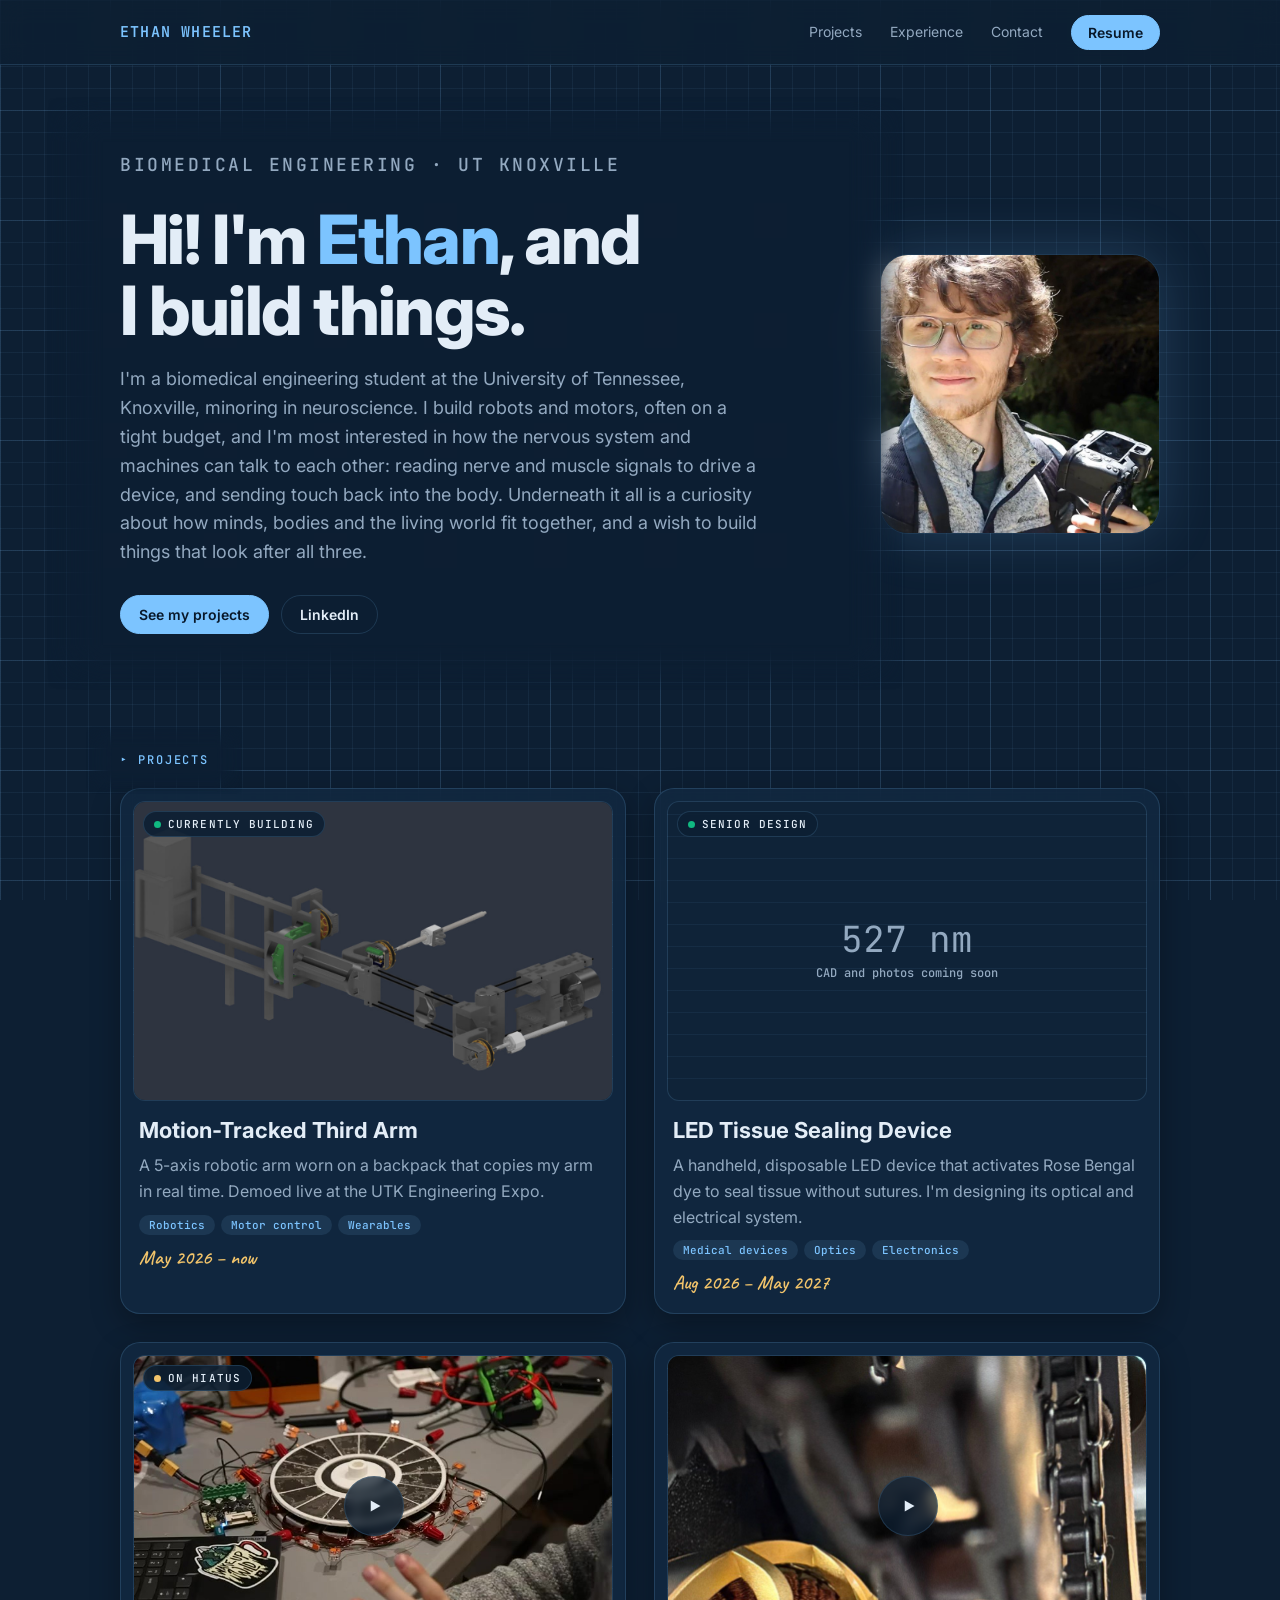
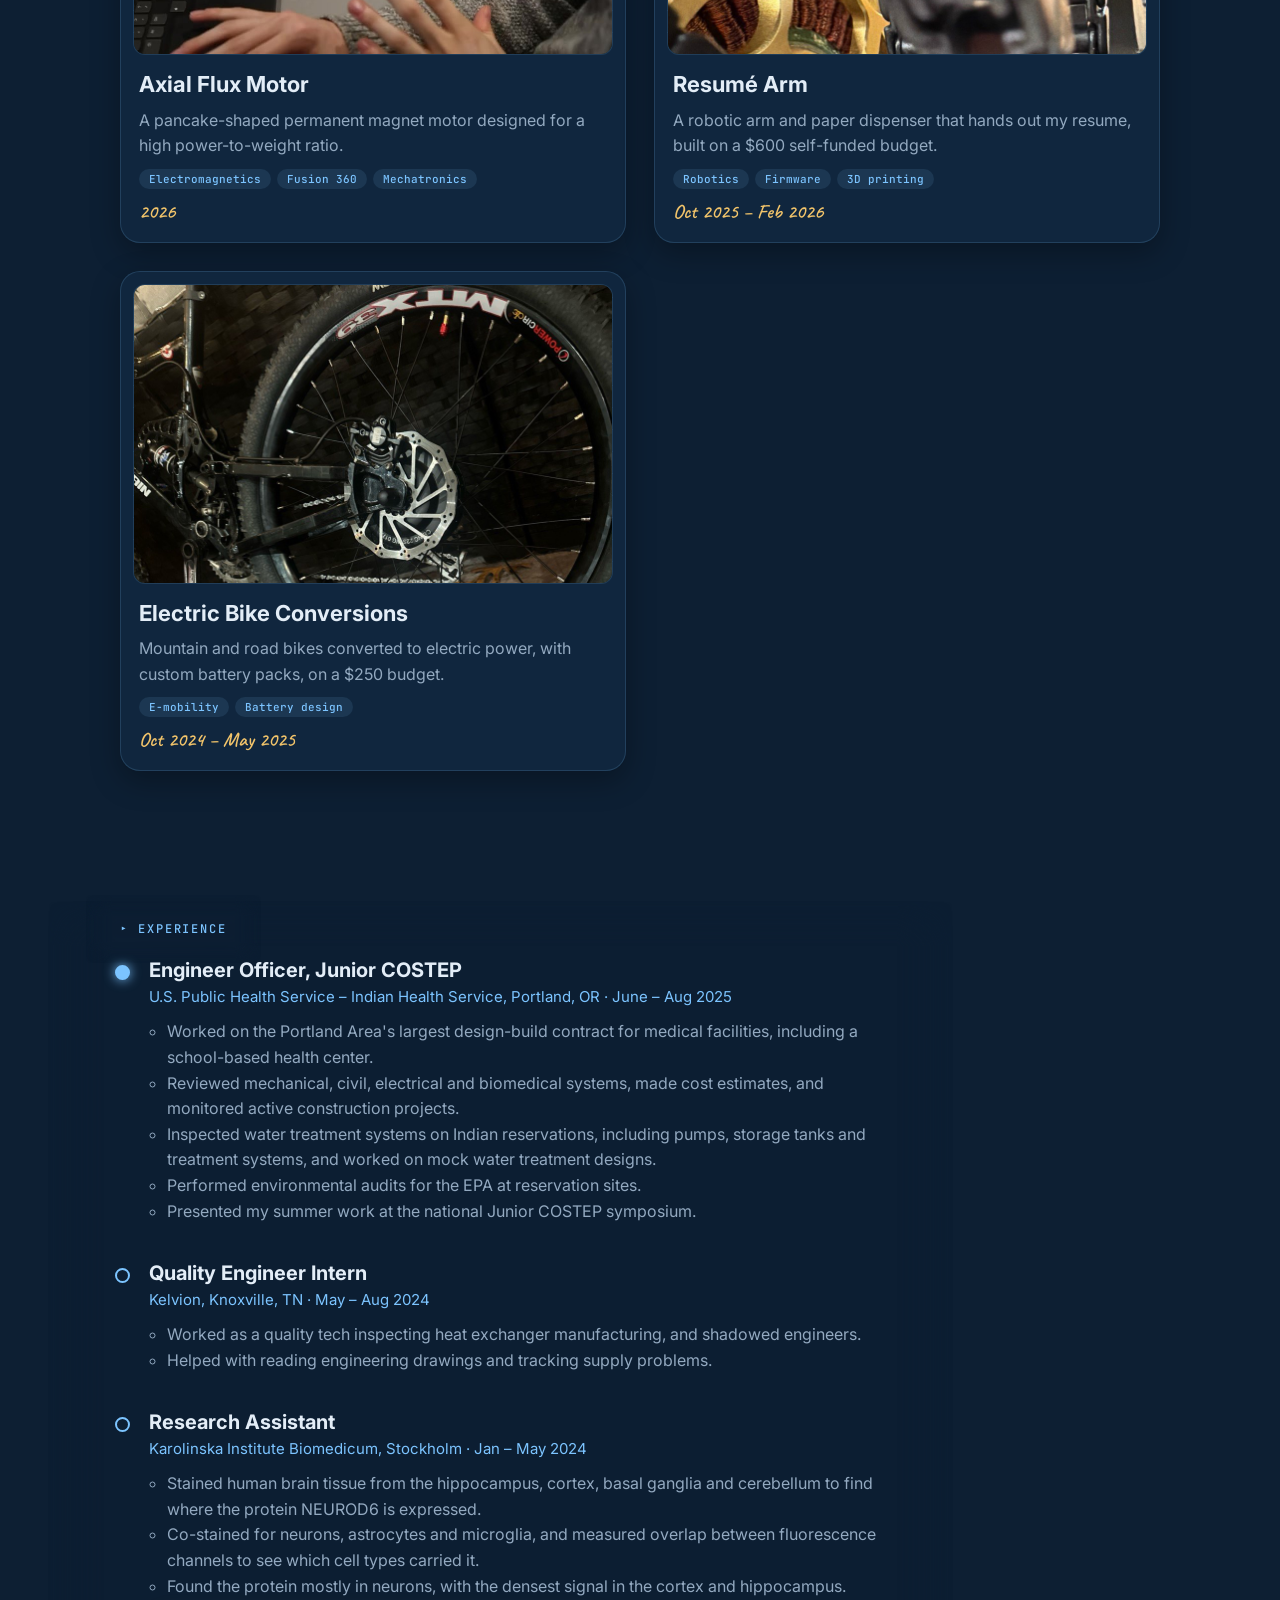
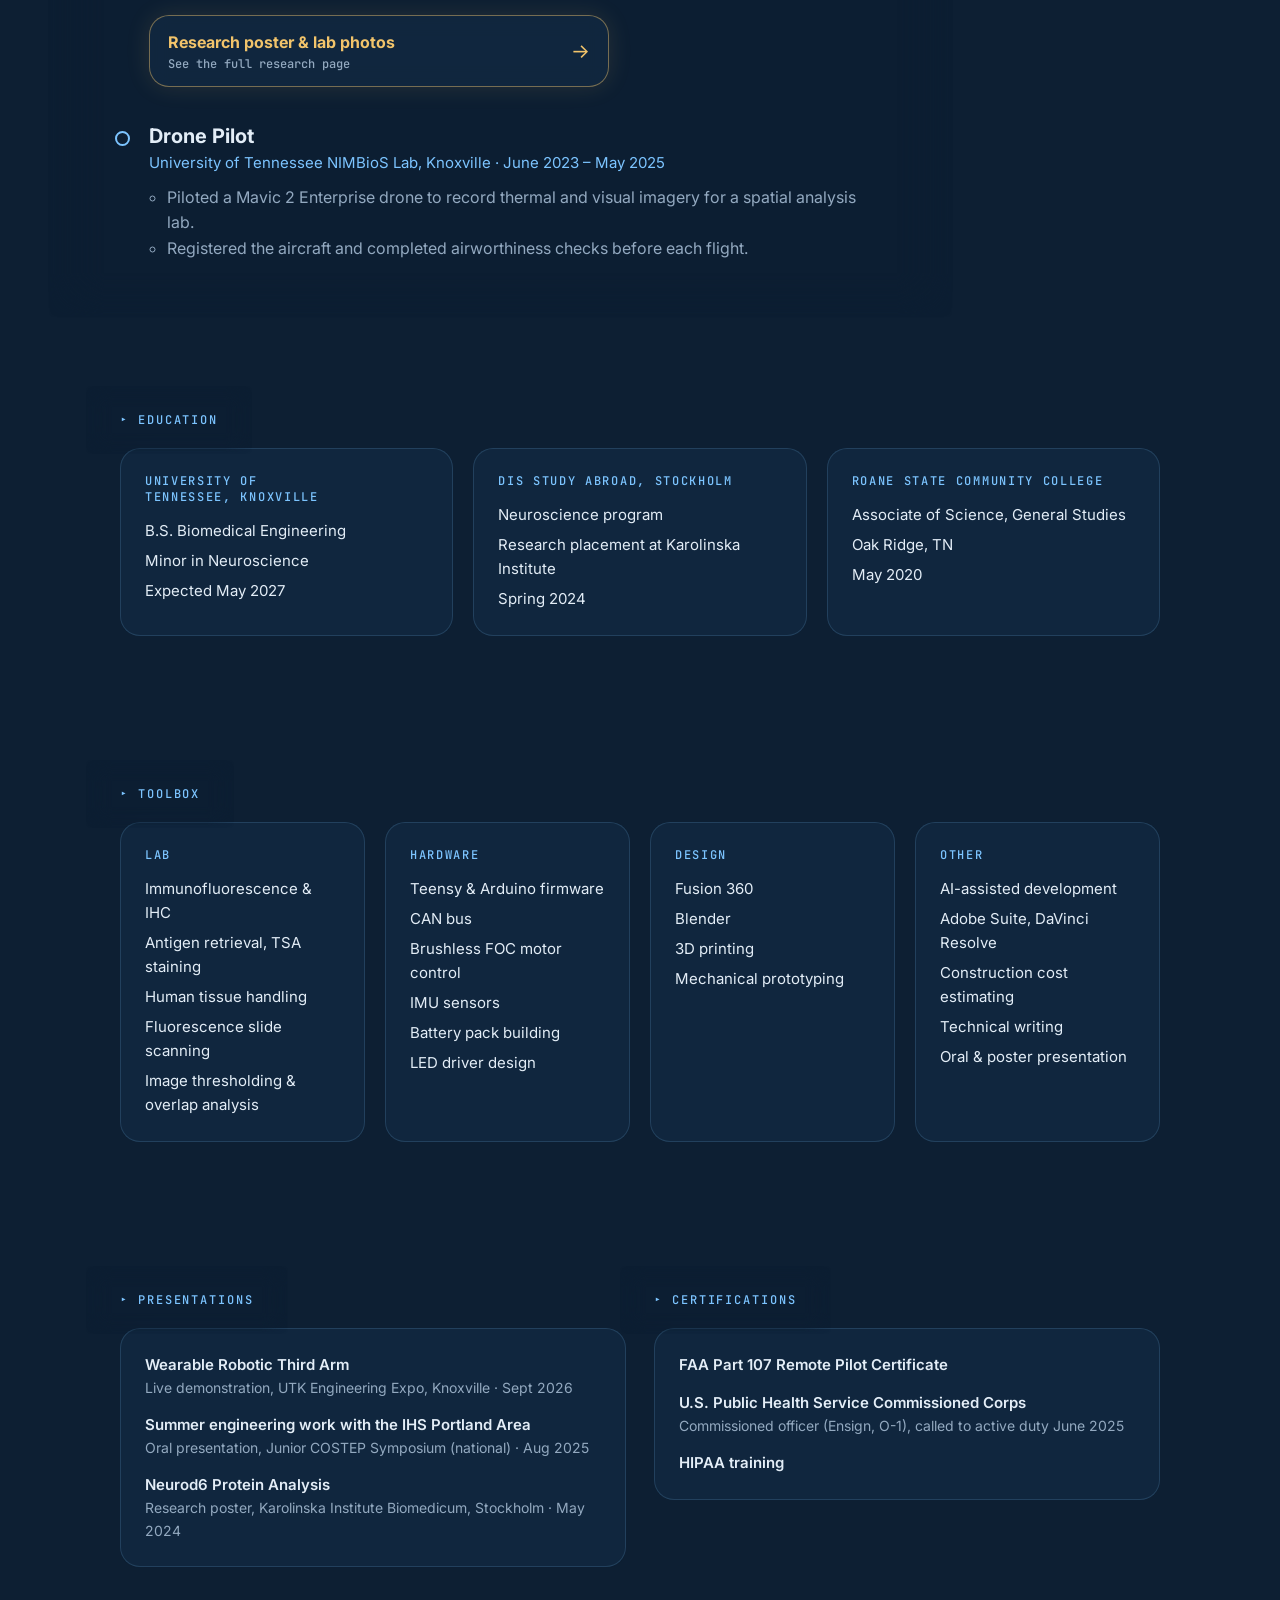
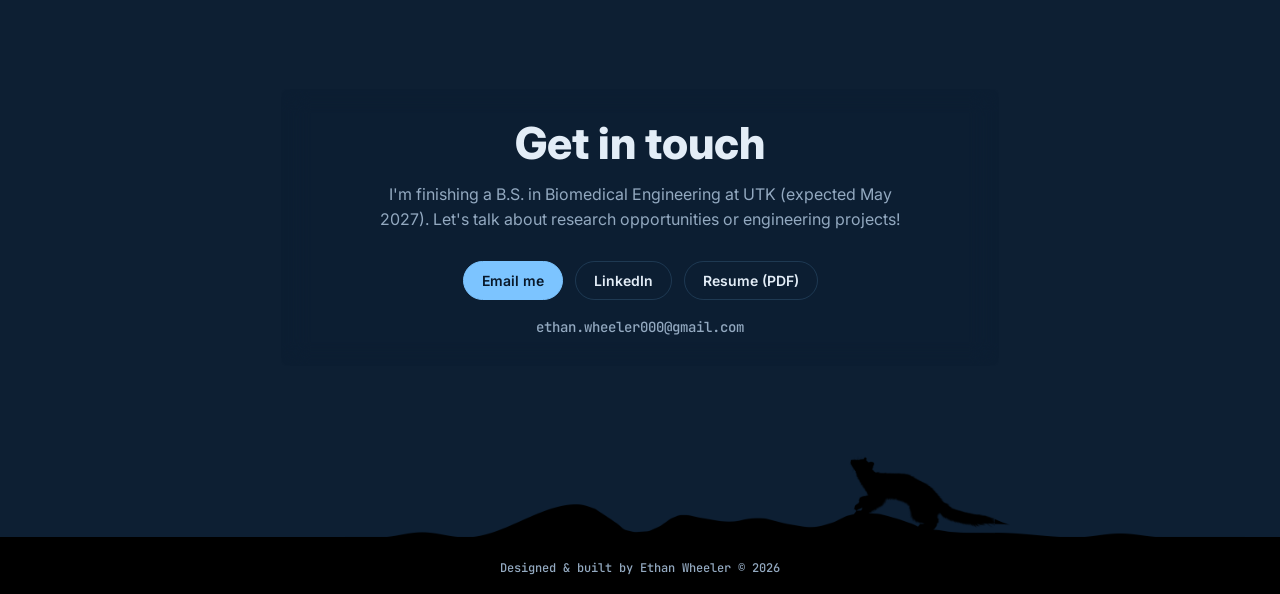
<file: index.html>
<!DOCTYPE html>
<html lang="en">
<head>
    <meta charset="UTF-8">
    <meta name="viewport" content="width=device-width, initial-scale=1.0">
    <title>Ethan Wheeler | Engineering Portfolio</title>
    <meta name="description" content="Ethan Wheeler, Biomedical Engineering student at UT Knoxville. Robotics, motors, and other things I've built.">
    <link rel="icon" type="image/png" href="assets/img/favicon.png">
    <link rel="preconnect" href="https://fonts.googleapis.com">
    <link rel="preconnect" href="https://fonts.gstatic.com" crossorigin>
    <link rel="stylesheet" href="https://fonts.googleapis.com/css2?family=Caveat:wght@600&family=Inter:wght@400;600;700;800&family=JetBrains+Mono:wght@500&display=swap">
    <link rel="stylesheet" href="assets/css/site.css">
</head>
<body>
<div class="page">

    <nav class="nav">
        <div class="wrap">
            <a class="brand" href="#home">Ethan Wheeler</a>
            <button class="menu-btn" type="button" aria-expanded="false" aria-controls="nav-links">Menu</button>
            <div class="nav-links" id="nav-links">
                <a href="#projects">Projects</a>
                <a href="#experience">Experience</a>
                <a href="#contact">Contact</a>
                <a class="btn" href="Ethan_Wheeler_Resume_SEP_2026.pdf" target="_blank" rel="noopener">Resume</a>
            </div>
        </div>
    </nav>

    <header class="hero" id="home">
        <div class="wrap">
            <div>
                <p class="eyebrow">Biomedical Engineering · UT Knoxville</p>
                <h1>Hi! I'm <span>Ethan</span>, and I build things.</h1>
                <p>
                    I'm a biomedical engineering student at the University of Tennessee, Knoxville, minoring in neuroscience.
                    I build robots and motors, often on a tight budget, and I'm most interested in how the nervous system and
                    machines can talk to each other: reading nerve and muscle signals to drive a device, and sending touch back
                    into the body. Underneath it all is a curiosity about how minds, bodies and the living world fit together,
                    and a wish to build things that look after all three.
                </p>
                <div class="hero-actions">
                    <a class="btn" href="#projects">See my projects</a>
                    <a class="btn ghost" href="https://www.linkedin.com/in/ethan-wheeler-76612a250/" target="_blank" rel="noopener">LinkedIn</a>
                </div>
            </div>
            <img class="headshot" src="assets/img/ethan.jpg" alt="Ethan Wheeler">
        </div>
    </header>

    <main>
        <section id="projects">
            <div class="wrap">
                <p class="label">Projects</p>
                <div class="cards">
                    <a class="card panel" href="projects/third-arm.html">
                        <span class="badge">Currently building</span>
                        <div class="media"><img src="assets/img/third-arm-assembly.jpg" alt="CAD render of the full third arm assembly" loading="lazy"></div>
                        <div class="card-body">
                            <h3>Motion-Tracked Third Arm</h3>
                            <p>A 5-axis robotic arm worn on a backpack that copies my arm in real time. Demoed live at the UTK Engineering Expo.</p>
                            <ul class="tags"><li>Robotics</li><li>Motor control</li><li>Wearables</li></ul>
                            <span class="hand">May 2026 – now</span>
                        </div>
                    </a>
                    <a class="card panel" href="projects/led-tissue-sealer.html">
                        <span class="badge">Senior design</span>
                        <div class="media"><div class="ph"><b aria-hidden="true">527 nm</b>CAD and photos coming soon</div></div>
                        <div class="card-body">
                            <h3>LED Tissue Sealing Device</h3>
                            <p>A handheld, disposable LED device that activates Rose Bengal dye to seal tissue without sutures. I'm designing its optical and electrical system.</p>
                            <ul class="tags"><li>Medical devices</li><li>Optics</li><li>Electronics</li></ul>
                            <span class="hand">Aug 2026 – May 2027</span>
                        </div>
                    </a>
                    <a class="card panel" href="projects/axial-flux-motor.html">
                        <span class="badge paused">On hiatus</span>
                        <div class="media has-video"><img src="assets/img/axial-flux-motor-spin-test.jpg" alt="First spin test of the axial flux motor" loading="lazy"></div>
                        <div class="card-body">
                            <h3>Axial Flux Motor</h3>
                            <p>A pancake-shaped permanent magnet motor designed for a high power-to-weight ratio.</p>
                            <ul class="tags"><li>Electromagnetics</li><li>Fusion 360</li><li>Mechatronics</li></ul>
                            <span class="hand">2026</span>
                        </div>
                    </a>
                    <a class="card panel" href="projects/resume-arm.html">
                        <div class="media has-video"><img src="https://img.youtube.com/vi/d0QV2A43sAg/maxresdefault.jpg" alt="Resumé Arm demo video" loading="lazy" onerror="if(!this.dataset.f){this.dataset.f=1;this.src='https://img.youtube.com/vi/d0QV2A43sAg/hqdefault.jpg'}else{this.onerror=null;this.src='assets/img/resume-arm-chain-drive.jpg'}"></div>
                        <div class="card-body">
                            <h3>Resumé Arm</h3>
                            <p>A robotic arm and paper dispenser that hands out my resume, built on a $600 self-funded budget.</p>
                            <ul class="tags"><li>Robotics</li><li>Firmware</li><li>3D printing</li></ul>
                            <span class="hand">Oct 2025 – Feb 2026</span>
                        </div>
                    </a>
                    <a class="card panel" href="projects/ebike.html">
                        <div class="media"><img src="assets/img/ebike-hub-motor.jpg" alt="Rear hub motor fitted to a mountain bike" loading="lazy"></div>
                        <div class="card-body">
                            <h3>Electric Bike Conversions</h3>
                            <p>Mountain and road bikes converted to electric power, with custom battery packs, on a $250 budget.</p>
                            <ul class="tags"><li>E-mobility</li><li>Battery design</li></ul>
                            <span class="hand">Oct 2024 – May 2025</span>
                        </div>
                    </a>
                </div>
            </div>
        </section>

        <section id="experience">
            <div class="wrap">
                <p class="label">Experience</p>
                <ol class="timeline">
                    <li>
                        <h3>Engineer Officer, Junior COSTEP</h3>
                        <p class="where">U.S. Public Health Service – Indian Health Service, Portland, OR · June – Aug 2025</p>
                        <ul>
                            <li>Worked on the Portland Area's largest design-build contract for medical facilities, including a school-based health center.</li>
                            <li>Reviewed mechanical, civil, electrical and biomedical systems, made cost estimates, and monitored active construction projects.</li>
                            <li>Inspected water treatment systems on Indian reservations, including pumps, storage tanks and treatment systems, and worked on mock water treatment designs.</li>
                            <li>Performed environmental audits for the EPA at reservation sites.</li>
                            <li>Presented my summer work at the national Junior COSTEP symposium.</li>
                        </ul>
                    </li>
                    <li>
                        <h3>Quality Engineer Intern</h3>
                        <p class="where">Kelvion, Knoxville, TN · May – Aug 2024</p>
                        <ul>
                            <li>Worked as a quality tech inspecting heat exchanger manufacturing, and shadowed engineers.</li>
                            <li>Helped with reading engineering drawings and tracking supply problems.</li>
                        </ul>
                    </li>
                    <li>
                        <h3>Research Assistant</h3>
                        <p class="where">Karolinska Institute Biomedicum, Stockholm · Jan – May 2024</p>
                        <ul>
                            <li>Stained human brain tissue from the hippocampus, cortex, basal ganglia and cerebellum to find where the protein NEUROD6 is expressed.</li>
                            <li>Co-stained for neurons, astrocytes and microglia, and measured overlap between fluorescence channels to see which cell types carried it.</li>
                            <li>Found the protein mostly in neurons, with the densest signal in the cortex and hippocampus.</li>
                        </ul>
                        <a class="poster-link panel" href="projects/karolinska-research.html">
                            <span><strong>Research poster &amp; lab photos</strong><small>See the full research page</small></span>
                            <span class="poster-arrow" aria-hidden="true">→</span>
                        </a>
                    </li>
                    <li>
                        <h3>Drone Pilot</h3>
                        <p class="where">University of Tennessee NIMBioS Lab, Knoxville · June 2023 – May 2025</p>
                        <ul>
                            <li>Piloted a Mavic 2 Enterprise drone to record thermal and visual imagery for a spatial analysis lab.</li>
                            <li>Registered the aircraft and completed airworthiness checks before each flight.</li>
                        </ul>
                    </li>
                </ol>
            </div>
        </section>

        <section id="education">
            <div class="wrap">
                <p class="label">Education</p>
                <div class="skills">
                    <div class="panel">
                        <h3>University of Tennessee, Knoxville</h3>
                        <ul><li>B.S. Biomedical Engineering</li><li>Minor in Neuroscience</li><li>Expected May 2027</li></ul>
                    </div>
                    <div class="panel">
                        <h3>DIS Study Abroad, Stockholm</h3>
                        <ul><li>Neuroscience program</li><li>Research placement at Karolinska Institute</li><li>Spring 2024</li></ul>
                    </div>
                    <div class="panel">
                        <h3>Roane State Community College</h3>
                        <ul><li>Associate of Science, General Studies</li><li>Oak Ridge, TN</li><li>May 2020</li></ul>
                    </div>
                </div>
            </div>
        </section>

        <section id="skills">
            <div class="wrap">
                <p class="label">Toolbox</p>
                <div class="skills four">
                    <div class="panel">
                        <h3>Lab</h3>
                        <ul><li>Immunofluorescence &amp; IHC</li><li>Antigen retrieval, TSA staining</li><li>Human tissue handling</li><li>Fluorescence slide scanning</li><li>Image thresholding &amp; overlap analysis</li></ul>
                    </div>
                    <div class="panel">
                        <h3>Hardware</h3>
                        <ul><li>Teensy &amp; Arduino firmware</li><li>CAN bus</li><li>Brushless FOC motor control</li><li>IMU sensors</li><li>Battery pack building</li><li>LED driver design</li></ul>
                    </div>
                    <div class="panel">
                        <h3>Design</h3>
                        <ul><li>Fusion 360</li><li>Blender</li><li>3D printing</li><li>Mechanical prototyping</li></ul>
                    </div>
                    <div class="panel">
                        <h3>Other</h3>
                        <ul><li>AI-assisted development</li><li>Adobe Suite, DaVinci Resolve</li><li>Construction cost estimating</li><li>Technical writing</li><li>Oral &amp; poster presentation</li></ul>
                    </div>
                </div>
            </div>
        </section>

        <section id="recognition">
            <div class="wrap">
                <div class="skills two">
                    <div>
                        <p class="label">Presentations</p>
                        <div class="panel">
                            <ul class="cites">
                                <li><strong>Wearable Robotic Third Arm</strong><span>Live demonstration, UTK Engineering Expo, Knoxville · Sept 2026</span></li>
                                <li><strong>Summer engineering work with the IHS Portland Area</strong><span>Oral presentation, Junior COSTEP Symposium (national) · Aug 2025</span></li>
                                <li><strong>Neurod6 Protein Analysis</strong><span>Research poster, Karolinska Institute Biomedicum, Stockholm · May 2024</span></li>
                            </ul>
                        </div>
                    </div>
                    <div>
                        <p class="label">Certifications</p>
                        <div class="panel">
                            <ul class="cites">
                                <li><strong>FAA Part 107 Remote Pilot Certificate</strong></li>
                                <li><strong>U.S. Public Health Service Commissioned Corps</strong><span>Commissioned officer (Ensign, O-1), called to active duty June 2025</span></li>
                                <li><strong>HIPAA training</strong></li>
                            </ul>
                        </div>
                    </div>
                </div>
            </div>
        </section>
    </main>

    <footer class="contact" id="contact">
        <div class="wrap">
            <h2>Get in touch</h2>
            <p>I'm finishing a B.S. in Biomedical Engineering at UTK (expected May 2027). Let's talk about research opportunities or engineering projects!</p>
            <div class="contact-links">
                <a class="btn" href="mailto:ethan.wheeler000@gmail.com">Email me</a>
                <a class="btn ghost" href="https://www.linkedin.com/in/ethan-wheeler-76612a250/" target="_blank" rel="noopener">LinkedIn</a>
                <a class="btn ghost" href="Ethan_Wheeler_Resume_SEP_2026.pdf" target="_blank" rel="noopener">Resume (PDF)</a>
            </div>
            <span class="email">ethan.wheeler000@gmail.com</span>
        </div>
        <div class="banner">
            <img src="assets/img/marten-banner-wide.png" alt="" loading="lazy">
            <p class="credit">Designed &amp; built by Ethan Wheeler © 2026</p>
        </div>
    </footer>

</div>
<script src="assets/js/dust.js"></script>
<script src="assets/js/site.js"></script>
</body>
</html>
</file>
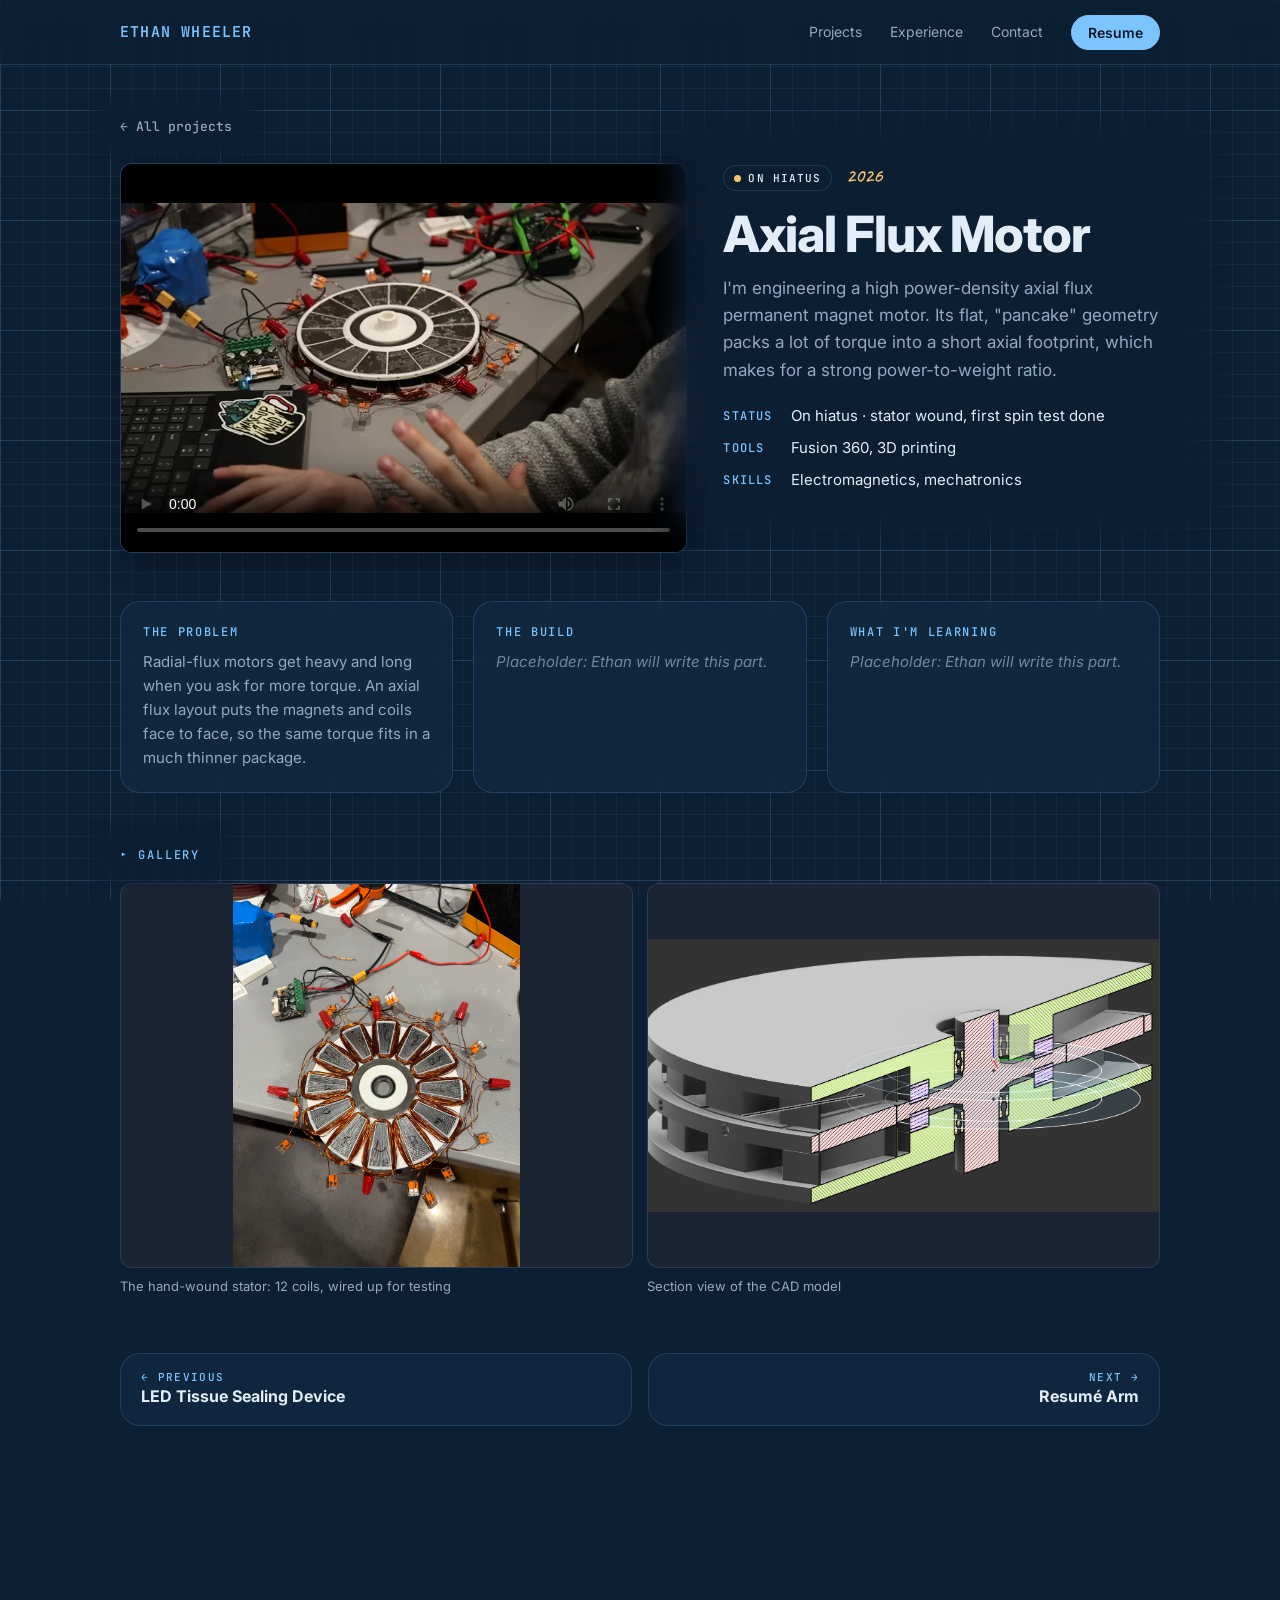
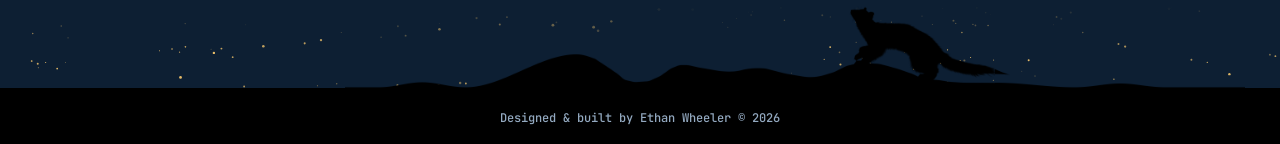
<file: projects/axial-flux-motor.html>
<!DOCTYPE html>
<html lang="en">
<head>
    <meta charset="UTF-8">
    <meta name="viewport" content="width=device-width, initial-scale=1.0">
    <title>Axial Flux Motor | Ethan Wheeler</title>
    <meta name="description" content="Designing a high power-density axial flux permanent magnet motor.">
    <link rel="icon" type="image/png" href="../assets/img/favicon.png">
    <link rel="preconnect" href="https://fonts.googleapis.com">
    <link rel="preconnect" href="https://fonts.gstatic.com" crossorigin>
    <link rel="stylesheet" href="https://fonts.googleapis.com/css2?family=Caveat:wght@600&family=Inter:wght@400;600;700;800&family=JetBrains+Mono:wght@500&display=swap">
    <link rel="stylesheet" href="../assets/css/site.css">
</head>
<body>
<div class="page">

    <nav class="nav">
        <div class="wrap">
            <a class="brand" href="../index.html">Ethan Wheeler</a>
            <button class="menu-btn" type="button" aria-expanded="false" aria-controls="nav-links">Menu</button>
            <div class="nav-links" id="nav-links">
                <a href="../index.html#projects">Projects</a>
                <a href="../index.html#experience">Experience</a>
                <a href="../index.html#contact">Contact</a>
                <a class="btn" href="../Ethan_Wheeler_Resume_SEP_2026.pdf" target="_blank" rel="noopener">Resume</a>
            </div>
        </div>
    </nav>

    <main class="detail">
        <div class="wrap">
            <a class="back" href="../index.html#projects">← All projects</a>

            <div class="detail-hero">
                <div class="media"><video src="../assets/video/axial-flux-motor-test.mp4" poster="../assets/img/axial-flux-motor-spin-test.jpg" controls playsinline preload="metadata" aria-label="First spin test of the axial flux motor"></video></div>
                <div>
                    <span class="badge paused" style="position:relative;top:auto;left:auto;display:inline-block;transform:none;margin:0 10px 12px 0">On hiatus</span>
                    <span class="hand">2026</span>
                    <h1>Axial Flux Motor</h1>
                    <p class="lede">I'm engineering a high power-density axial flux permanent magnet motor. Its flat, "pancake" geometry packs a lot of torque into a short axial footprint, which makes for a strong power-to-weight ratio.</p>
                    <dl class="facts">
                        <dt>Status</dt><dd>On hiatus · stator wound, first spin test done</dd>
                        <dt>Tools</dt><dd>Fusion 360, 3D printing</dd>
                        <dt>Skills</dt><dd>Electromagnetics, mechatronics</dd>
                    </dl>
                </div>
            </div>

            <div class="write-up">
                <div class="panel"><h2>The problem</h2><p>Radial-flux motors get heavy and long when you ask for more torque. An axial flux layout puts the magnets and coils face to face, so the same torque fits in a much thinner package.</p></div>
                <div class="panel"><h2>The build</h2><p><span class="placeholder">Placeholder: Ethan will write this part.</span></p></div>
                <div class="panel"><h2>What I'm learning</h2><p><span class="placeholder">Placeholder: Ethan will write this part.</span></p></div>
            </div>

            <div class="gallery-section">
                <p class="label">Gallery</p>
                <div class="gallery">
                    <figure><a class="media" href="../assets/img/axial-flux-motor-stator.jpg" target="_blank" rel="noopener"><img src="../assets/img/axial-flux-motor-stator.jpg" alt="The hand-wound stator: 12 coils, wired up for testing" loading="lazy"></a><figcaption>The hand-wound stator: 12 coils, wired up for testing</figcaption></figure>
                    <figure><a class="media" href="../assets/img/axial-flux-motor-cad.png" target="_blank" rel="noopener"><img src="../assets/img/axial-flux-motor-cad.png" alt="Section view of the CAD model" loading="lazy"></a><figcaption>Section view of the CAD model</figcaption></figure>
                </div>
            </div>

            <nav class="pager" aria-label="More projects">
                <a class="panel" href="led-tissue-sealer.html"><small>← Previous</small><span>LED Tissue Sealing Device</span></a>
                <a class="panel next" href="resume-arm.html"><small>Next →</small><span>Resumé Arm</span></a>
            </nav>
        </div>
    </main>

    <footer class="contact">
        <div class="banner">
            <img src="../assets/img/marten-banner-wide.png" alt="" loading="lazy">
            <p class="credit">Designed &amp; built by Ethan Wheeler © 2026</p>
        </div>
    </footer>

</div>
<script src="../assets/js/dust.js"></script>
<script src="../assets/js/site.js"></script>
</body>
</html>
</file>
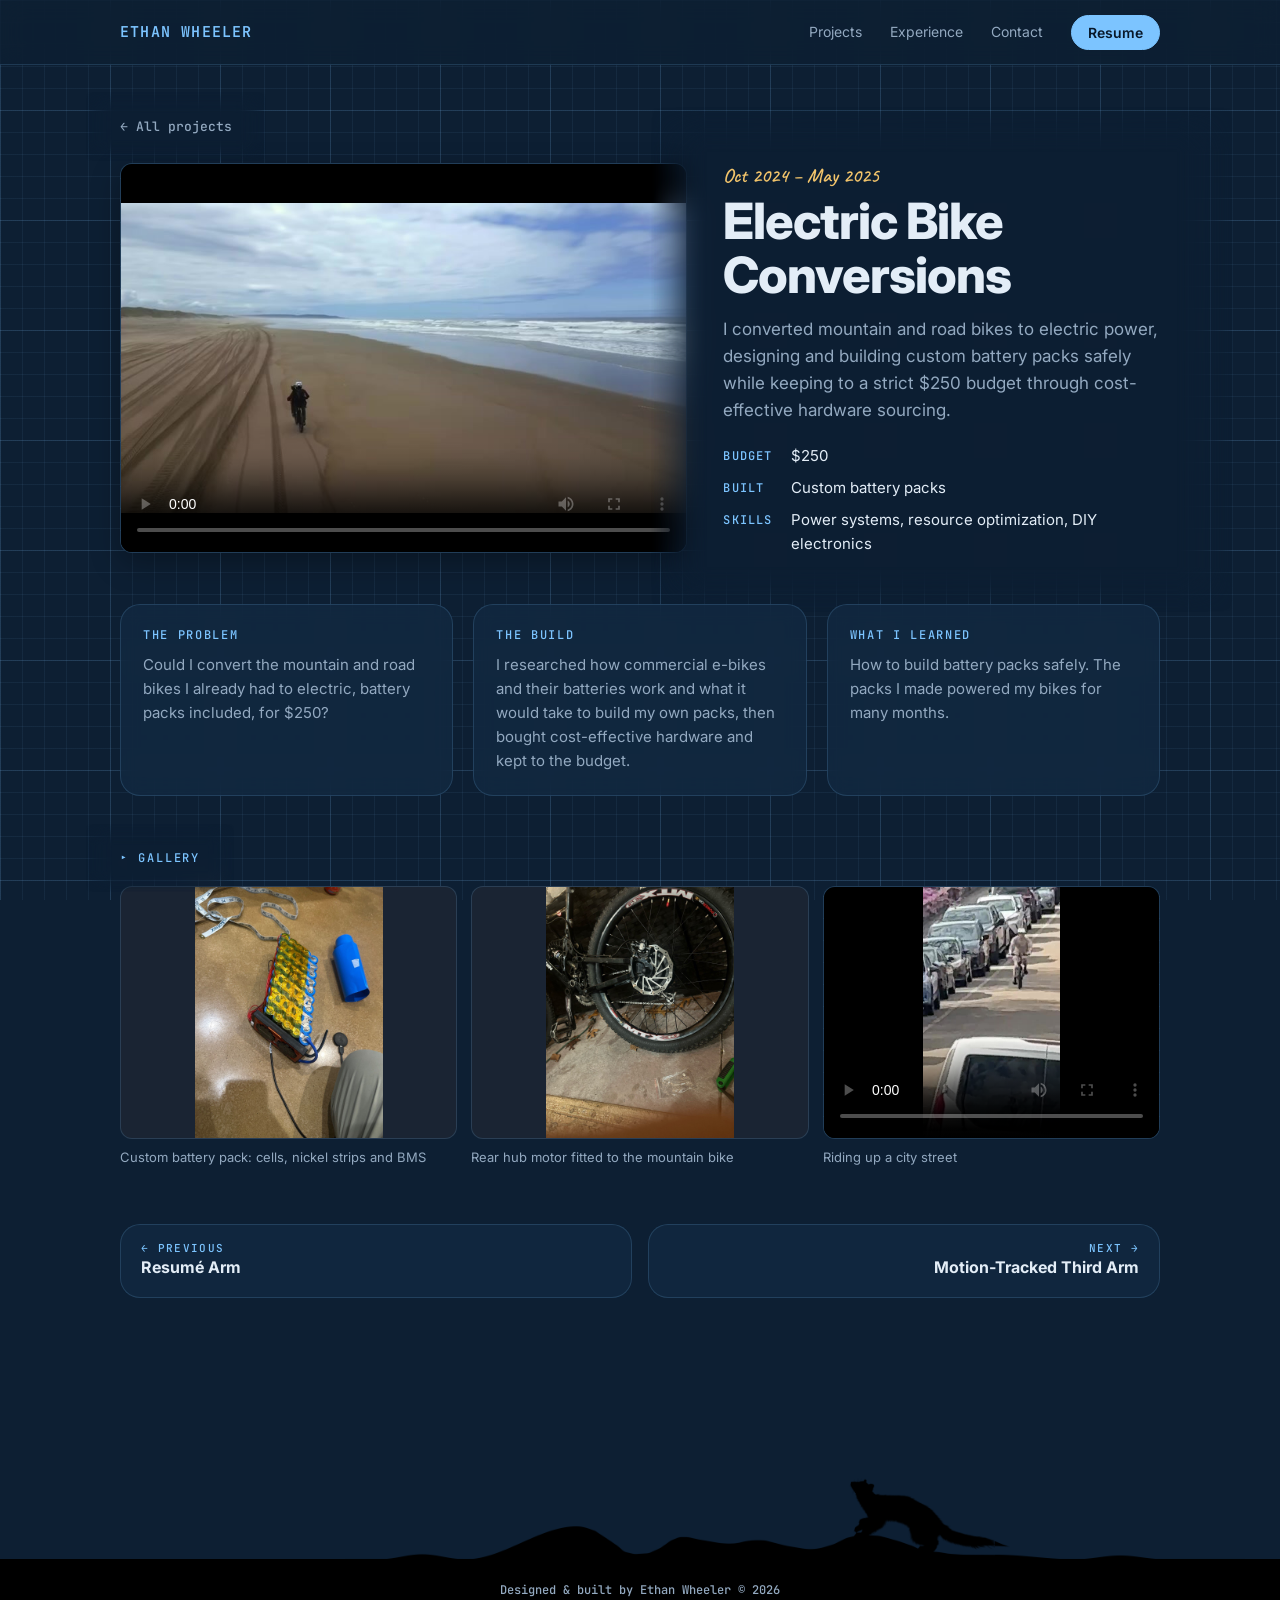
<file: projects/ebike.html>
<!DOCTYPE html>
<html lang="en">
<head>
    <meta charset="UTF-8">
    <meta name="viewport" content="width=device-width, initial-scale=1.0">
    <title>Electric Bike Conversions | Ethan Wheeler</title>
    <meta name="description" content="Mountain and road bikes converted to electric power on a $250 budget.">
    <link rel="icon" type="image/png" href="../assets/img/favicon.png">
    <link rel="preconnect" href="https://fonts.googleapis.com">
    <link rel="preconnect" href="https://fonts.gstatic.com" crossorigin>
    <link rel="stylesheet" href="https://fonts.googleapis.com/css2?family=Caveat:wght@600&family=Inter:wght@400;600;700;800&family=JetBrains+Mono:wght@500&display=swap">
    <link rel="stylesheet" href="../assets/css/site.css">
</head>
<body>
<div class="page">

    <nav class="nav">
        <div class="wrap">
            <a class="brand" href="../index.html">Ethan Wheeler</a>
            <button class="menu-btn" type="button" aria-expanded="false" aria-controls="nav-links">Menu</button>
            <div class="nav-links" id="nav-links">
                <a href="../index.html#projects">Projects</a>
                <a href="../index.html#experience">Experience</a>
                <a href="../index.html#contact">Contact</a>
                <a class="btn" href="../Ethan_Wheeler_Resume_SEP_2026.pdf" target="_blank" rel="noopener">Resume</a>
            </div>
        </div>
    </nav>

    <main class="detail">
        <div class="wrap">
            <a class="back" href="../index.html#projects">← All projects</a>

            <div class="detail-hero">
                <div class="media"><video src="../assets/video/ebike-1.mp4" poster="../assets/img/ebike-1-poster.jpg" controls playsinline preload="metadata" aria-label="Riding the converted e-bike on the beach"></video></div>
                <div>
                    <span class="hand">Oct 2024 – May 2025</span>
                    <h1>Electric Bike Conversions</h1>
                    <p class="lede">I converted mountain and road bikes to electric power, designing and building custom battery packs safely while keeping to a strict $250 budget through cost-effective hardware sourcing.</p>
                    <dl class="facts">
                        <dt>Budget</dt><dd>$250</dd>
                        <dt>Built</dt><dd>Custom battery packs</dd>
                        <dt>Skills</dt><dd>Power systems, resource optimization, DIY electronics</dd>
                    </dl>
                </div>
            </div>

            <div class="write-up">
                <div class="panel"><h2>The problem</h2><p>Could I convert the mountain and road bikes I already had to electric, battery packs included, for $250?</p></div>
                <div class="panel"><h2>The build</h2><p>I researched how commercial e-bikes and their batteries work and what it would take to build my own packs, then bought cost-effective hardware and kept to the budget.</p></div>
                <div class="panel"><h2>What I learned</h2><p>How to build battery packs safely. The packs I made powered my bikes for many months.</p></div>
            </div>

            <div class="gallery-section">
                <p class="label">Gallery</p>
                <div class="gallery">
                    <figure><a class="media" href="../assets/img/ebike-battery-pack.jpg" target="_blank" rel="noopener"><img src="../assets/img/ebike-battery-pack.jpg" alt="Custom battery pack: cells, nickel strips and BMS" loading="lazy"></a><figcaption>Custom battery pack: cells, nickel strips and BMS</figcaption></figure>
                    <figure><a class="media" href="../assets/img/ebike-hub-motor.jpg" target="_blank" rel="noopener"><img src="../assets/img/ebike-hub-motor.jpg" alt="Rear hub motor fitted to the mountain bike" loading="lazy"></a><figcaption>Rear hub motor fitted to the mountain bike</figcaption></figure>
                    <figure><div class="media"><video src="../assets/video/ebike-2.mp4#t=0.1" poster="../assets/img/ebike-2-poster.jpg" controls playsinline preload="metadata" aria-label="Riding up a city street"></video></div><figcaption>Riding up a city street</figcaption></figure>
                </div>
            </div>

            <nav class="pager" aria-label="More projects">
                <a class="panel" href="resume-arm.html"><small>← Previous</small><span>Resumé Arm</span></a>
                <a class="panel next" href="third-arm.html"><small>Next →</small><span>Motion-Tracked Third Arm</span></a>
            </nav>
        </div>
    </main>

    <footer class="contact">
        <div class="banner">
            <img src="../assets/img/marten-banner-wide.png" alt="" loading="lazy">
            <p class="credit">Designed &amp; built by Ethan Wheeler © 2026</p>
        </div>
    </footer>

</div>
<script src="../assets/js/dust.js"></script>
<script src="../assets/js/site.js"></script>
</body>
</html>
</file>
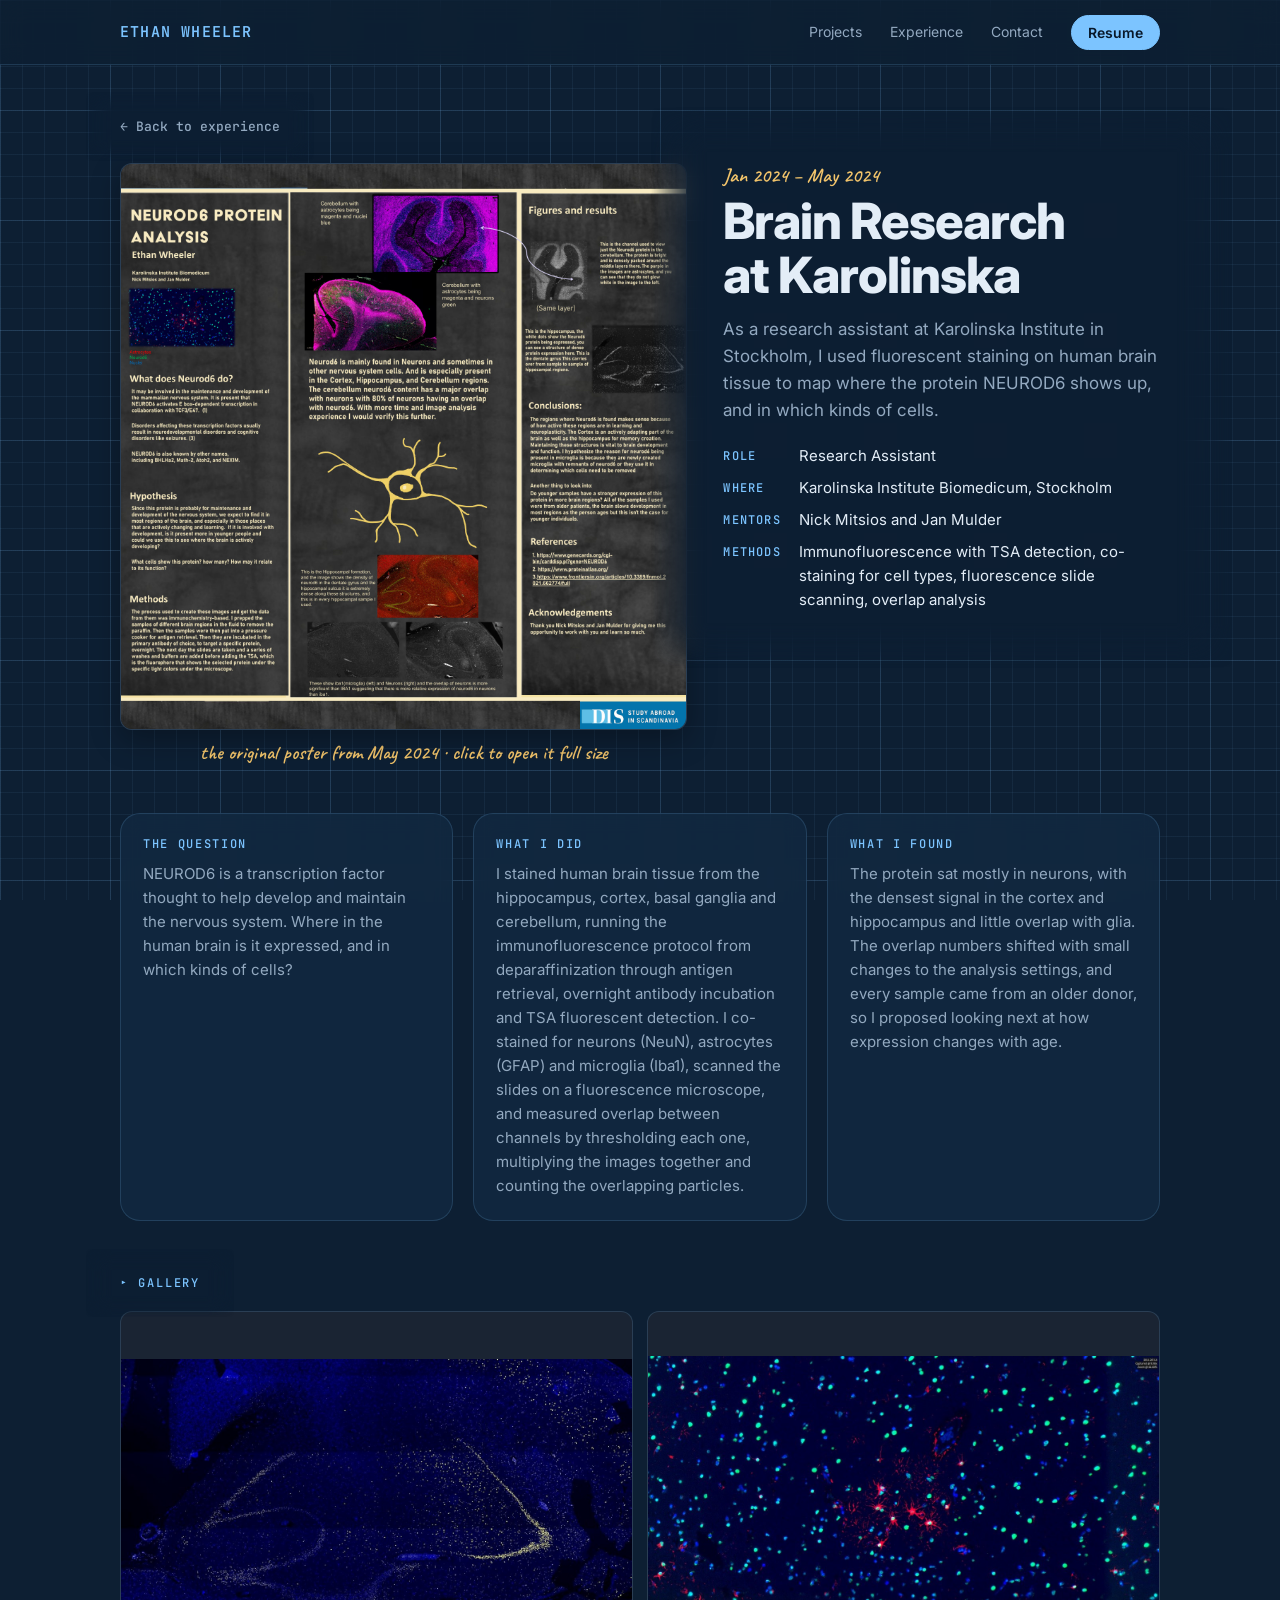
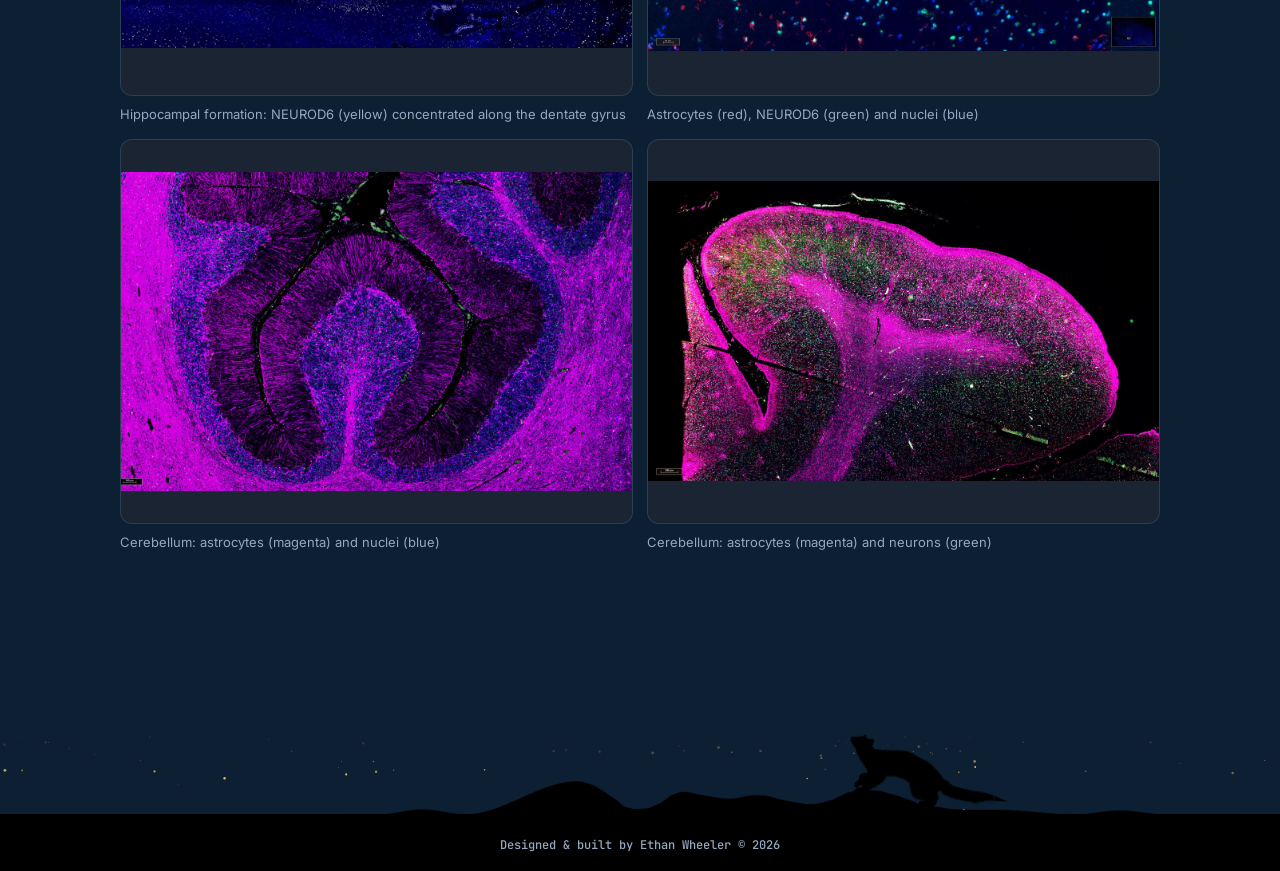
<file: projects/karolinska-research.html>
<!DOCTYPE html>
<html lang="en">
<head>
    <meta charset="UTF-8">
    <meta name="viewport" content="width=device-width, initial-scale=1.0">
    <title>Brain Research at Karolinska | Ethan Wheeler</title>
    <meta name="description" content="Mapping where the protein NEUROD6 appears in human brain tissue, at Karolinska Institute.">
    <link rel="icon" type="image/png" href="../assets/img/favicon.png">
    <link rel="preconnect" href="https://fonts.googleapis.com">
    <link rel="preconnect" href="https://fonts.gstatic.com" crossorigin>
    <link rel="stylesheet" href="https://fonts.googleapis.com/css2?family=Caveat:wght@600&family=Inter:wght@400;600;700;800&family=JetBrains+Mono:wght@500&display=swap">
    <link rel="stylesheet" href="../assets/css/site.css">
</head>
<body>
<div class="page">

    <nav class="nav">
        <div class="wrap">
            <a class="brand" href="../index.html">Ethan Wheeler</a>
            <button class="menu-btn" type="button" aria-expanded="false" aria-controls="nav-links">Menu</button>
            <div class="nav-links" id="nav-links">
                <a href="../index.html#projects">Projects</a>
                <a href="../index.html#experience">Experience</a>
                <a href="../index.html#contact">Contact</a>
                <a class="btn" href="../Ethan_Wheeler_Resume_SEP_2026.pdf" target="_blank" rel="noopener">Resume</a>
            </div>
        </div>
    </nav>

    <main class="detail">
        <div class="wrap">
            <a class="back" href="../index.html#experience">← Back to experience</a>

            <div class="detail-hero">
                <figure class="poster-hero"><a class="media" href="../assets/img/neurod6-poster-full.jpg" target="_blank" rel="noopener"><img src="../assets/img/neurod6-poster.jpg" alt="Research poster: NEUROD6 protein analysis, by Ethan Wheeler"></a><figcaption class="hand">the original poster from May 2024 · click to open it full size</figcaption></figure>
                <div>
                    <span class="hand">Jan 2024 – May 2024</span>
                    <h1>Brain Research at Karolinska</h1>
                    <p class="lede">As a research assistant at Karolinska Institute in Stockholm, I used fluorescent staining on human brain tissue to map where the protein NEUROD6 shows up, and in which kinds of cells.</p>
                    <dl class="facts">
                        <dt>Role</dt><dd>Research Assistant</dd>
                        <dt>Where</dt><dd>Karolinska Institute Biomedicum, Stockholm</dd>
                        <dt>Mentors</dt><dd>Nick Mitsios and Jan Mulder</dd>
                        <dt>Methods</dt><dd>Immunofluorescence with TSA detection, co-staining for cell types, fluorescence slide scanning, overlap analysis</dd>
                    </dl>
                </div>
            </div>

            <div class="write-up">
                <div class="panel"><h2>The question</h2><p>NEUROD6 is a transcription factor thought to help develop and maintain the nervous system. Where in the human brain is it expressed, and in which kinds of cells?</p></div>
                <div class="panel"><h2>What I did</h2><p>I stained human brain tissue from the hippocampus, cortex, basal ganglia and cerebellum, running the immunofluorescence protocol from deparaffinization through antigen retrieval, overnight antibody incubation and TSA fluorescent detection. I co-stained for neurons (NeuN), astrocytes (GFAP) and microglia (Iba1), scanned the slides on a fluorescence microscope, and measured overlap between channels by thresholding each one, multiplying the images together and counting the overlapping particles.</p></div>
                <div class="panel"><h2>What I found</h2><p>The protein sat mostly in neurons, with the densest signal in the cortex and hippocampus and little overlap with glia. The overlap numbers shifted with small changes to the analysis settings, and every sample came from an older donor, so I proposed looking next at how expression changes with age.</p></div>
            </div>

            <div class="gallery-section">
                <p class="label">Gallery</p>
                <div class="gallery">
                    <figure><a class="media" href="../assets/img/neurod6-hippocampus.jpg" target="_blank" rel="noopener"><img src="../assets/img/neurod6-hippocampus.jpg" alt="Hippocampal formation: NEUROD6 (yellow) concentrated along the dentate gyrus" loading="lazy"></a><figcaption>Hippocampal formation: NEUROD6 (yellow) concentrated along the dentate gyrus</figcaption></figure>
                    <figure><a class="media" href="../assets/img/neurod6-astrocytes.jpg" target="_blank" rel="noopener"><img src="../assets/img/neurod6-astrocytes.jpg" alt="Astrocytes (red), NEUROD6 (green) and nuclei (blue)" loading="lazy"></a><figcaption>Astrocytes (red), NEUROD6 (green) and nuclei (blue)</figcaption></figure>
                    <figure><a class="media" href="../assets/img/neurod6-cerebellum-nuclei.jpg" target="_blank" rel="noopener"><img src="../assets/img/neurod6-cerebellum-nuclei.jpg" alt="Cerebellum: astrocytes (magenta) and nuclei (blue)" loading="lazy"></a><figcaption>Cerebellum: astrocytes (magenta) and nuclei (blue)</figcaption></figure>
                    <figure><a class="media" href="../assets/img/neurod6-cerebellum-neurons.jpg" target="_blank" rel="noopener"><img src="../assets/img/neurod6-cerebellum-neurons.jpg" alt="Cerebellum: astrocytes (magenta) and neurons (green)" loading="lazy"></a><figcaption>Cerebellum: astrocytes (magenta) and neurons (green)</figcaption></figure>
                </div>
            </div>

        </div>
    </main>

    <footer class="contact">
        <div class="banner">
            <img src="../assets/img/marten-banner-wide.png" alt="" loading="lazy">
            <p class="credit">Designed &amp; built by Ethan Wheeler © 2026</p>
        </div>
    </footer>

</div>
<script src="../assets/js/dust.js"></script>
<script src="../assets/js/site.js"></script>
</body>
</html>
</file>
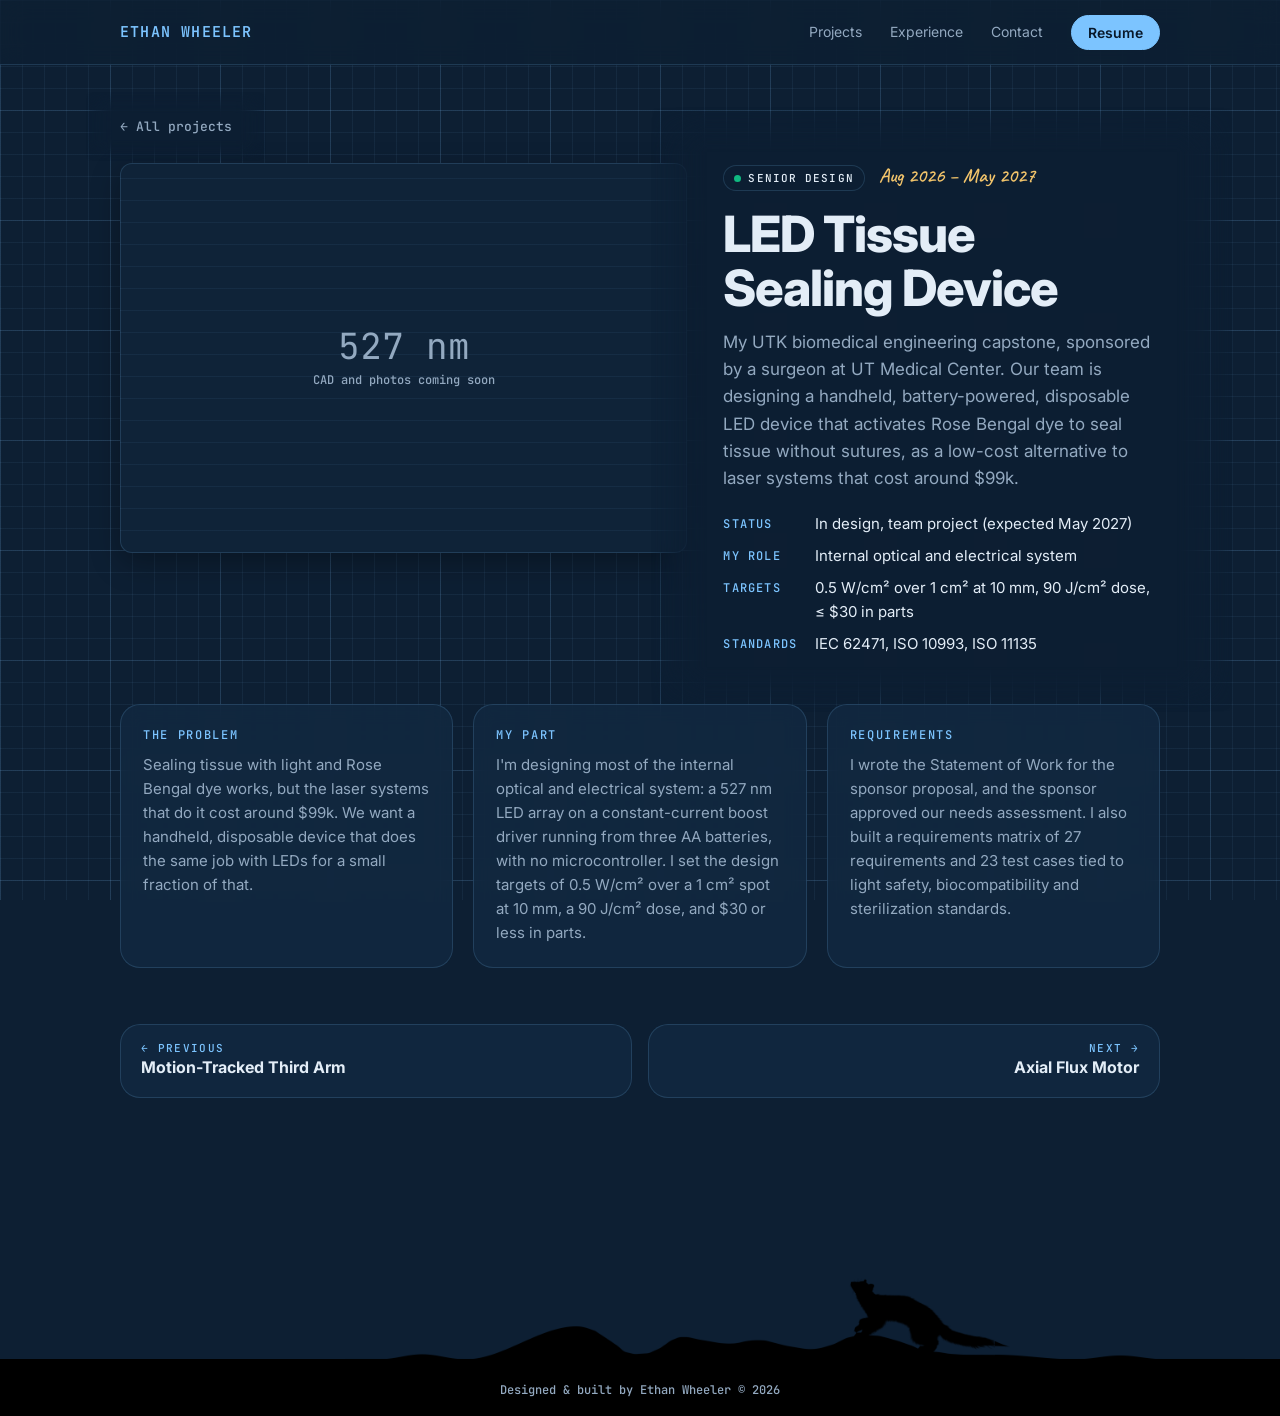
<file: projects/led-tissue-sealer.html>
<!DOCTYPE html>
<html lang="en">
<head>
    <meta charset="UTF-8">
    <meta name="viewport" content="width=device-width, initial-scale=1.0">
    <title>LED Tissue Sealing Device | Ethan Wheeler</title>
    <meta name="description" content="UTK biomedical engineering capstone: a handheld, disposable LED device that activates Rose Bengal dye to seal tissue without sutures.">
    <link rel="icon" type="image/png" href="../assets/img/favicon.png">
    <link rel="preconnect" href="https://fonts.googleapis.com">
    <link rel="preconnect" href="https://fonts.gstatic.com" crossorigin>
    <link rel="stylesheet" href="https://fonts.googleapis.com/css2?family=Caveat:wght@600&family=Inter:wght@400;600;700;800&family=JetBrains+Mono:wght@500&display=swap">
    <link rel="stylesheet" href="../assets/css/site.css">
</head>
<body>
<div class="page">

    <nav class="nav">
        <div class="wrap">
            <a class="brand" href="../index.html">Ethan Wheeler</a>
            <button class="menu-btn" type="button" aria-expanded="false" aria-controls="nav-links">Menu</button>
            <div class="nav-links" id="nav-links">
                <a href="../index.html#projects">Projects</a>
                <a href="../index.html#experience">Experience</a>
                <a href="../index.html#contact">Contact</a>
                <a class="btn" href="../Ethan_Wheeler_Resume_SEP_2026.pdf" target="_blank" rel="noopener">Resume</a>
            </div>
        </div>
    </nav>

    <main class="detail">
        <div class="wrap">
            <a class="back" href="../index.html#projects">← All projects</a>

            <div class="detail-hero">
                <div class="media"><div class="ph"><b aria-hidden="true">527 nm</b>CAD and photos coming soon</div></div>
                <div>
                    <span class="badge " style="position:relative;top:auto;left:auto;display:inline-block;transform:none;margin:0 10px 12px 0">Senior design</span>
                    <span class="hand">Aug 2026 – May 2027</span>
                    <h1>LED Tissue Sealing Device</h1>
                    <p class="lede">My UTK biomedical engineering capstone, sponsored by a surgeon at UT Medical Center. Our team is designing a handheld, battery-powered, disposable LED device that activates Rose Bengal dye to seal tissue without sutures, as a low-cost alternative to laser systems that cost around $99k.</p>
                    <dl class="facts">
                        <dt>Status</dt><dd>In design, team project (expected May 2027)</dd>
                        <dt>My role</dt><dd>Internal optical and electrical system</dd>
                        <dt>Targets</dt><dd>0.5 W/cm² over 1 cm² at 10 mm, 90 J/cm² dose, ≤ $30 in parts</dd>
                        <dt>Standards</dt><dd>IEC 62471, ISO 10993, ISO 11135</dd>
                    </dl>
                </div>
            </div>

            <div class="write-up">
                <div class="panel"><h2>The problem</h2><p>Sealing tissue with light and Rose Bengal dye works, but the laser systems that do it cost around $99k. We want a handheld, disposable device that does the same job with LEDs for a small fraction of that.</p></div>
                <div class="panel"><h2>My part</h2><p>I'm designing most of the internal optical and electrical system: a 527 nm LED array on a constant-current boost driver running from three AA batteries, with no microcontroller. I set the design targets of 0.5 W/cm² over a 1 cm² spot at 10 mm, a 90 J/cm² dose, and $30 or less in parts.</p></div>
                <div class="panel"><h2>Requirements</h2><p>I wrote the Statement of Work for the sponsor proposal, and the sponsor approved our needs assessment. I also built a requirements matrix of 27 requirements and 23 test cases tied to light safety, biocompatibility and sterilization standards.</p></div>
            </div>


            <nav class="pager" aria-label="More projects">
                <a class="panel" href="third-arm.html"><small>← Previous</small><span>Motion-Tracked Third Arm</span></a>
                <a class="panel next" href="axial-flux-motor.html"><small>Next →</small><span>Axial Flux Motor</span></a>
            </nav>
        </div>
    </main>

    <footer class="contact">
        <div class="banner">
            <img src="../assets/img/marten-banner-wide.png" alt="" loading="lazy">
            <p class="credit">Designed &amp; built by Ethan Wheeler © 2026</p>
        </div>
    </footer>

</div>
<script src="../assets/js/dust.js"></script>
<script src="../assets/js/site.js"></script>
</body>
</html>
</file>
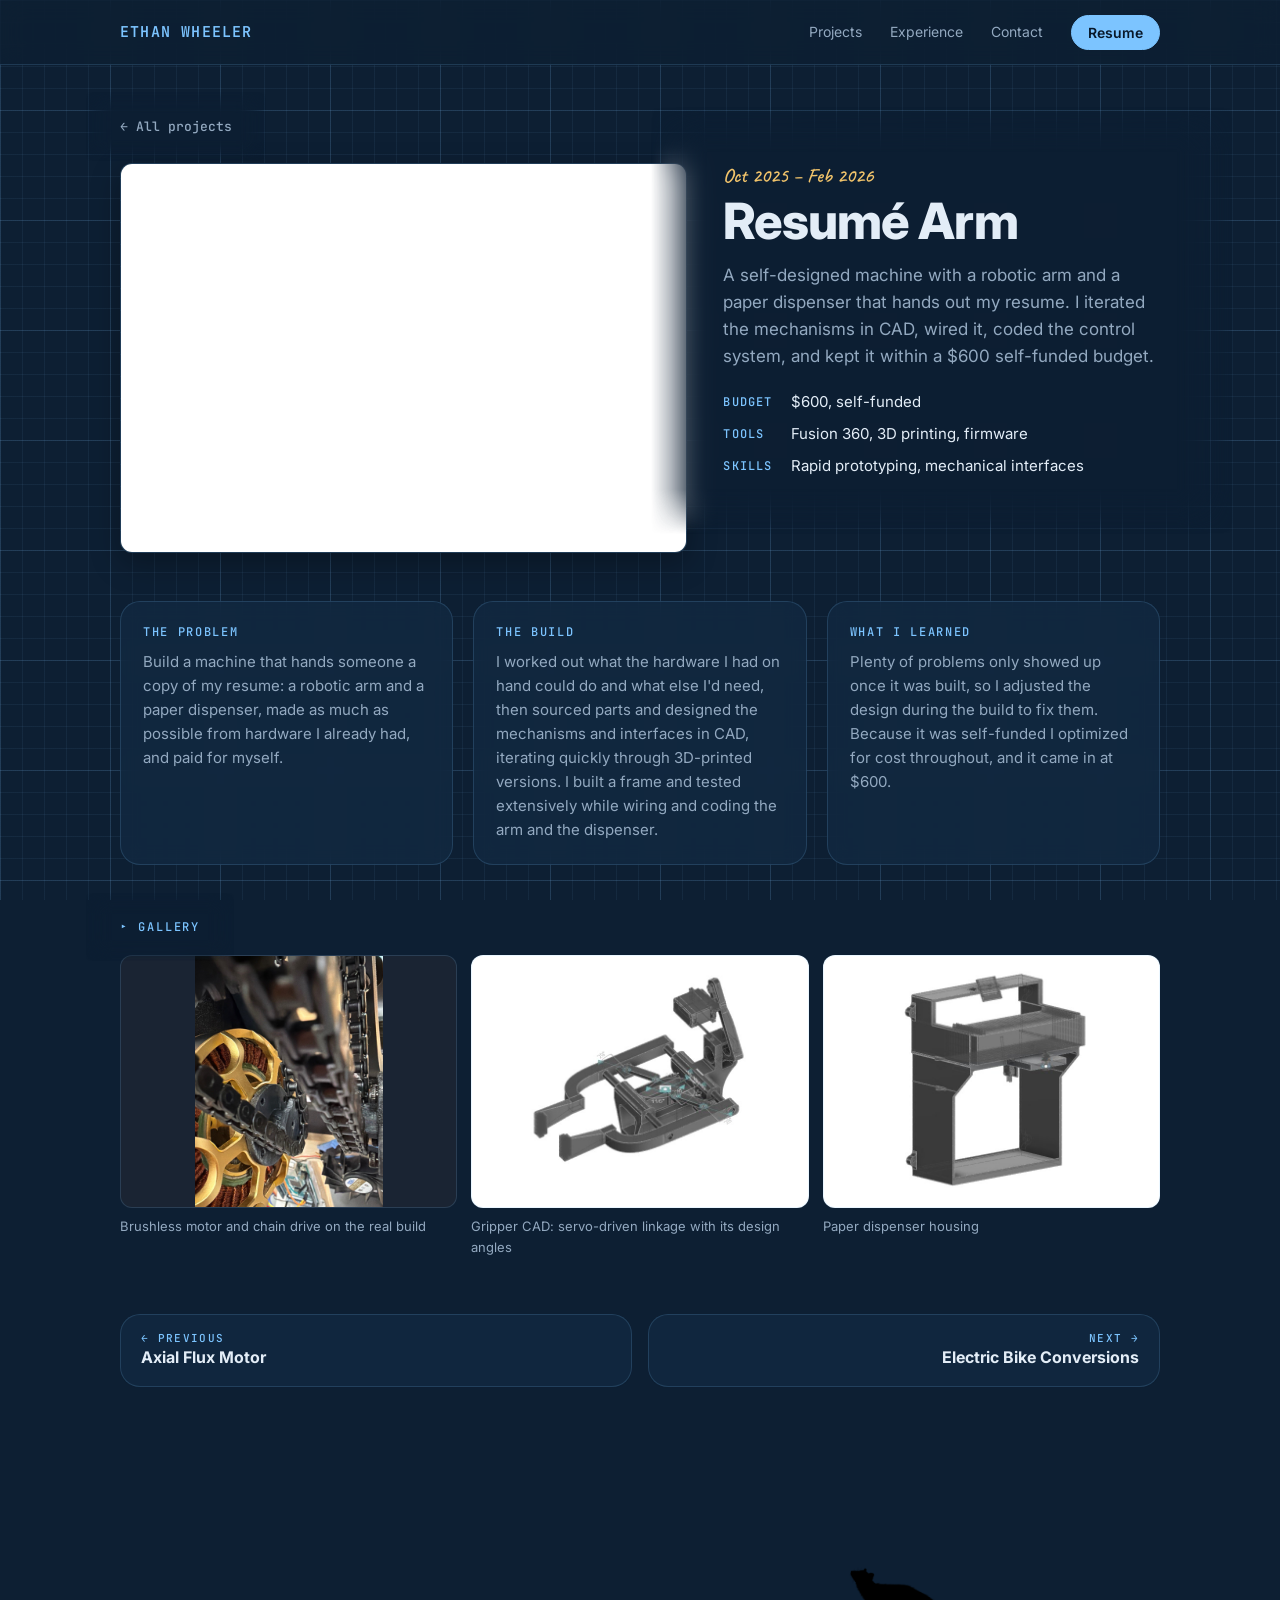
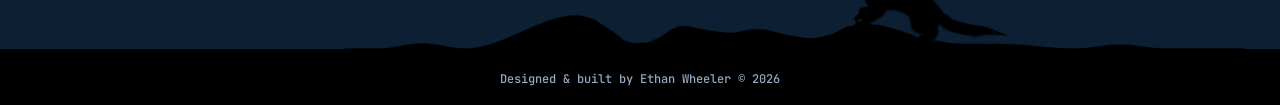
<file: projects/resume-arm.html>
<!DOCTYPE html>
<html lang="en">
<head>
    <meta charset="UTF-8">
    <meta name="viewport" content="width=device-width, initial-scale=1.0">
    <title>Resumé Arm | Ethan Wheeler</title>
    <meta name="description" content="A robotic arm and paper dispenser that hands out my resume.">
    <link rel="icon" type="image/png" href="../assets/img/favicon.png">
    <link rel="preconnect" href="https://fonts.googleapis.com">
    <link rel="preconnect" href="https://fonts.gstatic.com" crossorigin>
    <link rel="stylesheet" href="https://fonts.googleapis.com/css2?family=Caveat:wght@600&family=Inter:wght@400;600;700;800&family=JetBrains+Mono:wght@500&display=swap">
    <link rel="stylesheet" href="../assets/css/site.css">
</head>
<body>
<div class="page">

    <nav class="nav">
        <div class="wrap">
            <a class="brand" href="../index.html">Ethan Wheeler</a>
            <button class="menu-btn" type="button" aria-expanded="false" aria-controls="nav-links">Menu</button>
            <div class="nav-links" id="nav-links">
                <a href="../index.html#projects">Projects</a>
                <a href="../index.html#experience">Experience</a>
                <a href="../index.html#contact">Contact</a>
                <a class="btn" href="../Ethan_Wheeler_Resume_SEP_2026.pdf" target="_blank" rel="noopener">Resume</a>
            </div>
        </div>
    </nav>

    <main class="detail">
        <div class="wrap">
            <a class="back" href="../index.html#projects">← All projects</a>

            <div class="detail-hero">
                <div class="media"><iframe src="https://www.youtube.com/embed/d0QV2A43sAg" title="Resumé Arm demo" style="width:100%;height:100%;border:0" allow="accelerometer; clipboard-write; encrypted-media; gyroscope; picture-in-picture; web-share" allowfullscreen loading="lazy"></iframe></div>
                <div>
                    <span class="hand">Oct 2025 – Feb 2026</span>
                    <h1>Resumé Arm</h1>
                    <p class="lede">A self-designed machine with a robotic arm and a paper dispenser that hands out my resume. I iterated the mechanisms in CAD, wired it, coded the control system, and kept it within a $600 self-funded budget.</p>
                    <dl class="facts">
                        <dt>Budget</dt><dd>$600, self-funded</dd>
                        <dt>Tools</dt><dd>Fusion 360, 3D printing, firmware</dd>
                        <dt>Skills</dt><dd>Rapid prototyping, mechanical interfaces</dd>
                    </dl>
                </div>
            </div>

            <div class="write-up">
                <div class="panel"><h2>The problem</h2><p>Build a machine that hands someone a copy of my resume: a robotic arm and a paper dispenser, made as much as possible from hardware I already had, and paid for myself.</p></div>
                <div class="panel"><h2>The build</h2><p>I worked out what the hardware I had on hand could do and what else I'd need, then sourced parts and designed the mechanisms and interfaces in CAD, iterating quickly through 3D-printed versions. I built a frame and tested extensively while wiring and coding the arm and the dispenser.</p></div>
                <div class="panel"><h2>What I learned</h2><p>Plenty of problems only showed up once it was built, so I adjusted the design during the build to fix them. Because it was self-funded I optimized for cost throughout, and it came in at $600.</p></div>
            </div>

            <div class="gallery-section">
                <p class="label">Gallery</p>
                <div class="gallery">
                    <figure><a class="media" href="../assets/img/resume-arm-chain-drive.jpg" target="_blank" rel="noopener"><img src="../assets/img/resume-arm-chain-drive.jpg" alt="Brushless motor and chain drive on the real build" loading="lazy"></a><figcaption>Brushless motor and chain drive on the real build</figcaption></figure>
                    <figure><a class="media light" href="../assets/img/resume-arm-gripper.jpg" target="_blank" rel="noopener"><img src="../assets/img/resume-arm-gripper.jpg" alt="Gripper CAD: servo-driven linkage with its design angles" loading="lazy"></a><figcaption>Gripper CAD: servo-driven linkage with its design angles</figcaption></figure>
                    <figure><a class="media light" href="../assets/img/resume-arm-dispenser.jpg" target="_blank" rel="noopener"><img src="../assets/img/resume-arm-dispenser.jpg" alt="Paper dispenser housing" loading="lazy"></a><figcaption>Paper dispenser housing</figcaption></figure>
                </div>
            </div>

            <nav class="pager" aria-label="More projects">
                <a class="panel" href="axial-flux-motor.html"><small>← Previous</small><span>Axial Flux Motor</span></a>
                <a class="panel next" href="ebike.html"><small>Next →</small><span>Electric Bike Conversions</span></a>
            </nav>
        </div>
    </main>

    <footer class="contact">
        <div class="banner">
            <img src="../assets/img/marten-banner-wide.png" alt="" loading="lazy">
            <p class="credit">Designed &amp; built by Ethan Wheeler © 2026</p>
        </div>
    </footer>

</div>
<script src="../assets/js/dust.js"></script>
<script src="../assets/js/site.js"></script>
</body>
</html>
</file>
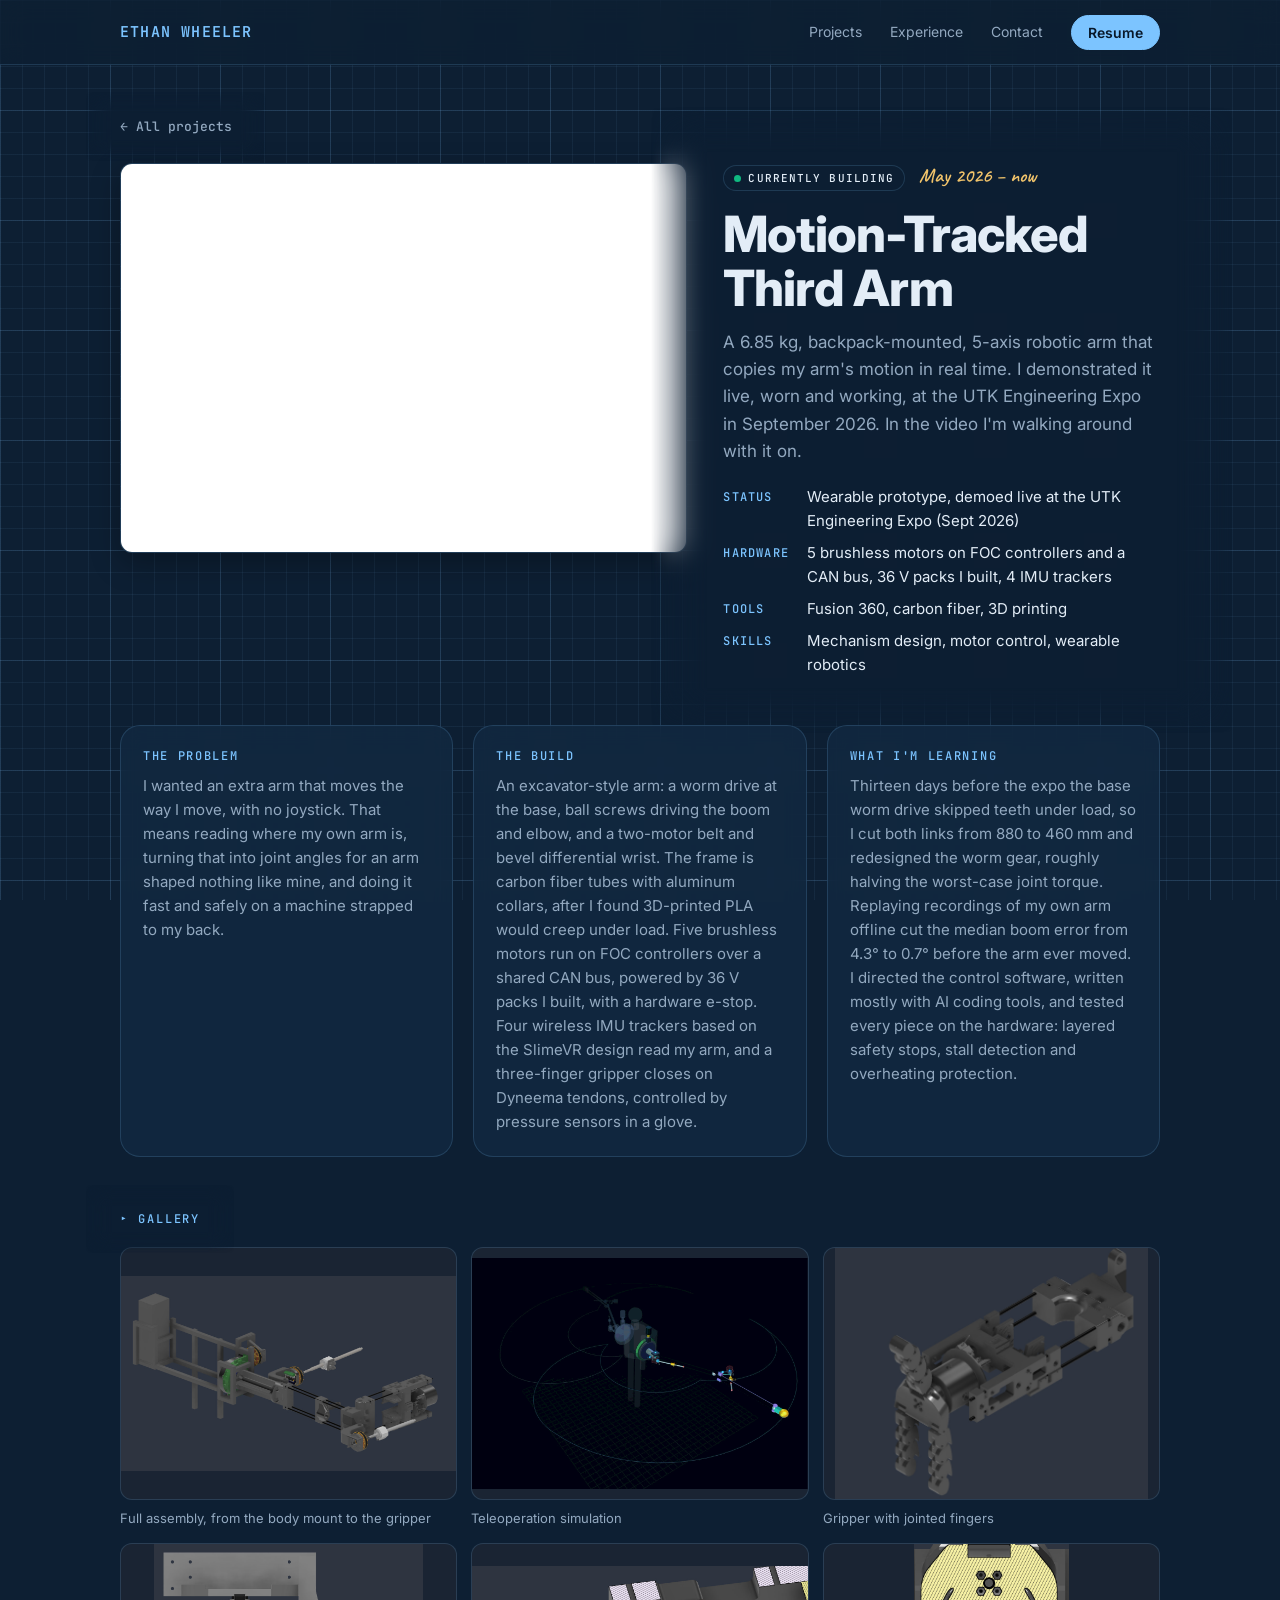
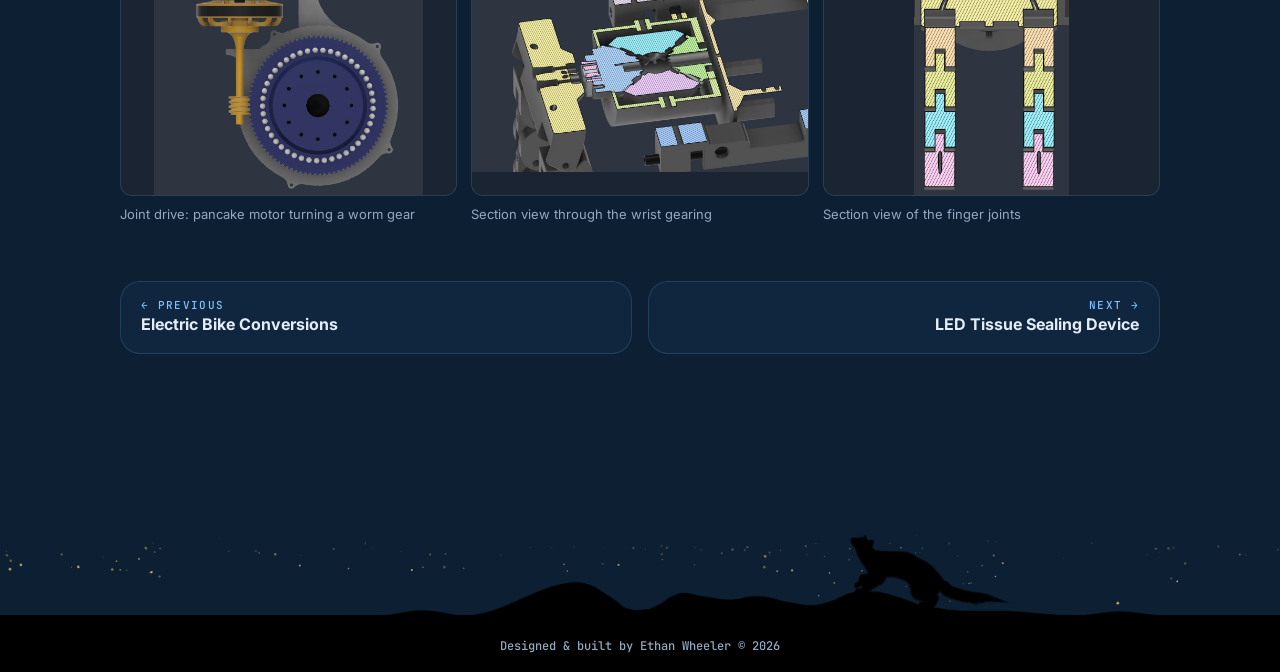
<file: projects/third-arm.html>
<!DOCTYPE html>
<html lang="en">
<head>
    <meta charset="UTF-8">
    <meta name="viewport" content="width=device-width, initial-scale=1.0">
    <title>Motion-Tracked Third Arm | Ethan Wheeler</title>
    <meta name="description" content="A wearable, backpack-mounted 5-axis robotic arm that copies the wearer's arm in real time.">
    <link rel="icon" type="image/png" href="../assets/img/favicon.png">
    <link rel="preconnect" href="https://fonts.googleapis.com">
    <link rel="preconnect" href="https://fonts.gstatic.com" crossorigin>
    <link rel="stylesheet" href="https://fonts.googleapis.com/css2?family=Caveat:wght@600&family=Inter:wght@400;600;700;800&family=JetBrains+Mono:wght@500&display=swap">
    <link rel="stylesheet" href="../assets/css/site.css">
</head>
<body>
<div class="page">

    <nav class="nav">
        <div class="wrap">
            <a class="brand" href="../index.html">Ethan Wheeler</a>
            <button class="menu-btn" type="button" aria-expanded="false" aria-controls="nav-links">Menu</button>
            <div class="nav-links" id="nav-links">
                <a href="../index.html#projects">Projects</a>
                <a href="../index.html#experience">Experience</a>
                <a href="../index.html#contact">Contact</a>
                <a class="btn" href="../Ethan_Wheeler_Resume_SEP_2026.pdf" target="_blank" rel="noopener">Resume</a>
            </div>
        </div>
    </nav>

    <main class="detail">
        <div class="wrap">
            <a class="back" href="../index.html#projects">← All projects</a>

            <div class="detail-hero">
                <div class="media"><iframe src="https://www.youtube.com/embed/BMUnyKhH5vU" title="Walking with the third arm on" style="width:100%;height:100%;border:0" allow="accelerometer; clipboard-write; encrypted-media; gyroscope; picture-in-picture; web-share" allowfullscreen loading="lazy"></iframe></div>
                <div>
                    <span class="badge " style="position:relative;top:auto;left:auto;display:inline-block;transform:none;margin:0 10px 12px 0">Currently building</span>
                    <span class="hand">May 2026 – now</span>
                    <h1>Motion-Tracked Third Arm</h1>
                    <p class="lede">A 6.85 kg, backpack-mounted, 5-axis robotic arm that copies my arm's motion in real time. I demonstrated it live, worn and working, at the UTK Engineering Expo in September 2026. In the video I'm walking around with it on.</p>
                    <dl class="facts">
                        <dt>Status</dt><dd>Wearable prototype, demoed live at the UTK Engineering Expo (Sept 2026)</dd>
                        <dt>Hardware</dt><dd>5 brushless motors on FOC controllers and a CAN bus, 36 V packs I built, 4 IMU trackers</dd>
                        <dt>Tools</dt><dd>Fusion 360, carbon fiber, 3D printing</dd>
                        <dt>Skills</dt><dd>Mechanism design, motor control, wearable robotics</dd>
                    </dl>
                </div>
            </div>

            <div class="write-up">
                <div class="panel"><h2>The problem</h2><p>I wanted an extra arm that moves the way I move, with no joystick. That means reading where my own arm is, turning that into joint angles for an arm shaped nothing like mine, and doing it fast and safely on a machine strapped to my back.</p></div>
                <div class="panel"><h2>The build</h2><p>An excavator-style arm: a worm drive at the base, ball screws driving the boom and elbow, and a two-motor belt and bevel differential wrist. The frame is carbon fiber tubes with aluminum collars, after I found 3D-printed PLA would creep under load. Five brushless motors run on FOC controllers over a shared CAN bus, powered by 36 V packs I built, with a hardware e-stop. Four wireless IMU trackers based on the SlimeVR design read my arm, and a three-finger gripper closes on Dyneema tendons, controlled by pressure sensors in a glove.</p></div>
                <div class="panel"><h2>What I'm learning</h2><p>Thirteen days before the expo the base worm drive skipped teeth under load, so I cut both links from 880 to 460 mm and redesigned the worm gear, roughly halving the worst-case joint torque. Replaying recordings of my own arm offline cut the median boom error from 4.3° to 0.7° before the arm ever moved. I directed the control software, written mostly with AI coding tools, and tested every piece on the hardware: layered safety stops, stall detection and overheating protection.</p></div>
            </div>

            <div class="gallery-section">
                <p class="label">Gallery</p>
                <div class="gallery">
                    <figure><a class="media" href="../assets/img/third-arm-assembly.jpg" target="_blank" rel="noopener"><img src="../assets/img/third-arm-assembly.jpg" alt="Full assembly, from the body mount to the gripper" loading="lazy"></a><figcaption>Full assembly, from the body mount to the gripper</figcaption></figure>
                    <figure><a class="media" href="../assets/img/third-arm-teleop.gif" target="_blank" rel="noopener"><img src="../assets/img/third-arm-teleop.gif" alt="Teleoperation simulation" loading="lazy"></a><figcaption>Teleoperation simulation</figcaption></figure>
                    <figure><a class="media" href="../assets/img/third-arm-gripper.jpg" target="_blank" rel="noopener"><img src="../assets/img/third-arm-gripper.jpg" alt="Gripper with jointed fingers" loading="lazy"></a><figcaption>Gripper with jointed fingers</figcaption></figure>
                    <figure><a class="media" href="../assets/img/third-arm-worm-drive.jpg" target="_blank" rel="noopener"><img src="../assets/img/third-arm-worm-drive.jpg" alt="Joint drive: pancake motor turning a worm gear" loading="lazy"></a><figcaption>Joint drive: pancake motor turning a worm gear</figcaption></figure>
                    <figure><a class="media" href="../assets/img/third-arm-wrist-section.jpg" target="_blank" rel="noopener"><img src="../assets/img/third-arm-wrist-section.jpg" alt="Section view through the wrist gearing" loading="lazy"></a><figcaption>Section view through the wrist gearing</figcaption></figure>
                    <figure><a class="media" href="../assets/img/third-arm-finger-section.jpg" target="_blank" rel="noopener"><img src="../assets/img/third-arm-finger-section.jpg" alt="Section view of the finger joints" loading="lazy"></a><figcaption>Section view of the finger joints</figcaption></figure>
                </div>
            </div>

            <nav class="pager" aria-label="More projects">
                <a class="panel" href="ebike.html"><small>← Previous</small><span>Electric Bike Conversions</span></a>
                <a class="panel next" href="led-tissue-sealer.html"><small>Next →</small><span>LED Tissue Sealing Device</span></a>
            </nav>
        </div>
    </main>

    <footer class="contact">
        <div class="banner">
            <img src="../assets/img/marten-banner-wide.png" alt="" loading="lazy">
            <p class="credit">Designed &amp; built by Ethan Wheeler © 2026</p>
        </div>
    </footer>

</div>
<script src="../assets/js/dust.js"></script>
<script src="../assets/js/site.js"></script>
</body>
</html>
</file>
<file: assets/css/site.css>
/* Soft blueprint: deep blue grid paper, rounded glass panels, golden Dust behind everything.
   Single dark theme by design. */
:root {
  --bg: #0d1f33;
  --grid: rgba(120, 180, 235, .07);
  --grid-major: rgba(120, 180, 235, .14);
  --ink: #e3edf7;
  --dim: #93a9c0;
  --accent: #7cc4ff;
  --gold: #f2c46b;
  --panel: rgba(19, 41, 66, .78);
  --line: rgba(124, 196, 255, .16);
  --glow: rgba(124, 196, 255, .16);
  --hilite: rgba(124, 196, 255, .55);
  --live: #10b981;

  --body: "Inter", system-ui, -apple-system, "Segoe UI", sans-serif;
  --mono: "JetBrains Mono", ui-monospace, "SFMono-Regular", Menlo, monospace;
  --hand: "Caveat", "Comic Sans MS", cursive;

  color-scheme: dark;
}

* { box-sizing: border-box; }
html { scroll-behavior: smooth; scroll-padding-top: 80px; }
body {
  margin: 0;
  background-color: var(--bg);
  background-image:
    linear-gradient(var(--grid-major) 1px, transparent 1px), linear-gradient(90deg, var(--grid-major) 1px, transparent 1px),
    linear-gradient(var(--grid) 1px, transparent 1px), linear-gradient(90deg, var(--grid) 1px, transparent 1px);
  background-size: 110px 110px, 110px 110px, 22px 22px, 22px 22px;
  background-attachment: fixed;
  color: var(--ink);
  font: 16px/1.6 var(--body);
  overflow-x: hidden;
}
img { max-width: 100%; }
a { color: inherit; }
::selection { background: rgba(124, 196, 255, .3); }
:focus-visible { outline: 2px solid var(--accent); outline-offset: 3px; border-radius: 6px; }

/* Dust lives only in the footer, fading in softly at its top edge */
/* drawn behind the marten and hills, faded out over the credit bar */
.dust { position: absolute; inset: 0; width: 100%; height: 100%; z-index: 0; pointer-events: none;
  --dust-mask: linear-gradient(transparent, #000 30%, #000 calc(100% - 62px), transparent calc(100% - 40px));
  -webkit-mask-image: var(--dust-mask); mask-image: var(--dust-mask); }
.page { position: relative; z-index: 1; }
.wrap { max-width: 1080px; margin: 0 auto; padding-inline: 20px; }

/* ---------- Nav ---------- */
.nav {
  position: sticky; top: 0; z-index: 10;
  background: rgba(13, 31, 51, .78); backdrop-filter: blur(12px); -webkit-backdrop-filter: blur(12px);
  border-bottom: 1px solid var(--line);
}
.nav .wrap { display: flex; align-items: center; justify-content: space-between; gap: 16px; height: 64px; }
.brand { font: 600 15px var(--mono); letter-spacing: .08em; text-transform: uppercase; color: var(--accent); text-decoration: none; }
.nav-links { display: flex; align-items: center; gap: 28px; font-size: 14px; }
.nav-links a { text-decoration: none; color: var(--dim); transition: color .2s; }
.nav-links a:hover { color: var(--ink); }
.btn {
  display: inline-flex; align-items: center; gap: 8px; text-decoration: none;
  font: 600 14px var(--body); padding: 10px 18px; border-radius: 999px;
  background: var(--accent); color: #08182a; border: 1px solid var(--accent); transition: background .2s, transform .2s;
}
.btn:hover { background: #a3d6ff; transform: translateY(-1px); }
.btn.ghost { background: transparent; color: var(--ink); border-color: var(--line); }
.btn.ghost:hover { border-color: var(--hilite); background: rgba(124, 196, 255, .08); }
.nav-links .btn { color: #08182a; padding: 8px 16px; }
.menu-btn { display: none; background: none; border: 1px solid var(--line); color: var(--ink); border-radius: 10px; padding: 8px 12px; font: 500 13px var(--mono); cursor: pointer; }

@media (max-width: 760px) {
  .menu-btn { display: block; }
  .nav-links {
    display: none; position: absolute; top: 64px; left: 0; right: 0;
    flex-direction: column; align-items: flex-start; gap: 18px; padding: 20px;
    background: rgba(13, 31, 51, .96); border-bottom: 1px solid var(--line);
  }
  .nav.open .nav-links { display: flex; }
}

/* ---------- Shared bits ---------- */
section { padding-block: 72px; }
.label { font: 500 12px var(--mono); color: var(--accent); text-transform: uppercase; letter-spacing: .16em; margin: 0 0 20px; }
.label::before { content: "▸ "; }
h1, h2, h3 { text-wrap: balance; margin: 0; }
.hand { font: 600 20px var(--hand); color: var(--gold); }
.tags { display: flex; flex-wrap: wrap; gap: 6px; padding: 0; margin: 0; list-style: none; }
.tags li { font: 500 11px var(--mono); color: var(--accent); background: rgba(124, 196, 255, .1); border-radius: 999px; padding: 3px 10px; }
.panel { background: var(--panel); border: 1px solid var(--line); border-radius: 20px; backdrop-filter: blur(10px); -webkit-backdrop-filter: blur(10px); }

/* ---------- Hero ---------- */
.hero { padding-block: 88px 40px; }
.hero .wrap { display: grid; grid-template-columns: 1fr auto; gap: 48px; align-items: center; }
.hero .wrap > div { min-width: 0; }
.eyebrow { font: 500 13px var(--mono); color: var(--accent); letter-spacing: .14em; text-transform: uppercase; margin: 0 0 16px; }
.hero h1 { font: 800 clamp(40px, 7vw, 68px)/1.04 var(--body); letter-spacing: -.025em; margin-bottom: 20px; }
.hero h1 span { color: var(--accent); }
.hero p { color: var(--dim); font-size: 18px; max-width: 58ch; margin: 0 0 28px; }
.hero-actions { display: flex; flex-wrap: wrap; gap: 12px; }
.headshot { width: 280px; aspect-ratio: 1; object-fit: cover; border-radius: 28px; border: 1px solid var(--line); box-shadow: 0 0 60px rgba(124, 196, 255, .2); }

@media (max-width: 760px) {
  .hero { padding-block: 48px 24px; }
  .hero .wrap { grid-template-columns: 1fr; gap: 28px; }
  .headshot { width: 160px; order: -1; }
}

/* ---------- Project cards ---------- */
.cards { display: grid; grid-template-columns: repeat(2, minmax(0, 1fr)); gap: 28px; perspective: 900px; }
.card {
  position: relative; display: flex; flex-direction: column; padding: 12px; text-decoration: none; overflow: hidden;
  box-shadow: 0 10px 30px rgba(0, 0, 0, .3); transform-style: preserve-3d; transition: transform .15s, border-color .3s;
}
.card::after {
  content: ""; position: absolute; inset: 0; pointer-events: none; opacity: 0; transition: opacity .3s;
  background: radial-gradient(240px circle at var(--mx, 50%) var(--my, 50%), var(--glow), transparent 60%);
}
.card:hover { border-color: var(--hilite); }
.card:hover::after { opacity: 1; }
.media {
  position: relative; aspect-ratio: 16 / 10; max-width: 100%; overflow: hidden; border-radius: 12px; border: 1px solid var(--line);
  display: grid; place-items: center; color: var(--dim);
  background: repeating-linear-gradient(0deg, transparent 0 21px, rgba(124, 196, 255, .06) 21px 22px), #0f2338;
}
.media img, .media video { width: 100%; height: 100%; object-fit: cover; display: block; }
.media .ph { text-align: center; font: 500 12px var(--mono); padding: 16px; }
.media .ph b { display: block; font-size: 36px; line-height: 1; margin-bottom: 8px; font-weight: 400; }
.card-body { display: flex; flex-direction: column; gap: 10px; padding: 16px 6px 6px; }
.card h3 { font: 700 22px/1.2 var(--body); }
.card p { margin: 0; color: var(--dim); }
.badge {
  position: absolute; top: 22px; left: 22px; z-index: 2; transform: translateZ(20px);
  font: 500 11px var(--mono); text-transform: uppercase; letter-spacing: .1em;
  background: rgba(13, 31, 51, .88); border: 1px solid var(--line); border-radius: 999px; padding: 5px 10px 5px 24px;
}
.badge::before {
  content: ""; position: absolute; left: 10px; top: 50%; width: 7px; height: 7px; margin-top: -3.5px;
  border-radius: 50%; background: var(--live); animation: pulse 2s infinite;
}
.badge.paused::before { background: var(--gold); animation: none; }
@keyframes pulse { 0% { box-shadow: 0 0 0 0 rgba(16, 185, 129, .7); } 70% { box-shadow: 0 0 0 9px rgba(16, 185, 129, 0); } 100% { box-shadow: 0 0 0 0 rgba(16, 185, 129, 0); } }
.hint { margin-top: 24px; }

@media (max-width: 760px) { .cards { grid-template-columns: 1fr; } }

/* ---------- Experience ---------- */
.timeline { list-style: none; margin: 0; padding: 0 0 0 28px; border-left: 1px solid var(--line); display: flex; flex-direction: column; gap: 36px; max-width: 760px; }
.timeline li { position: relative; }
.timeline li::before { content: ""; position: absolute; left: -34px; top: 8px; width: 11px; height: 11px; border-radius: 50%; background: var(--bg); border: 2px solid var(--accent); }
.timeline li:first-child::before { background: var(--accent); box-shadow: 0 0 12px var(--accent); }
.timeline h3 { font: 700 20px/1.3 var(--body); }
.timeline .where { color: var(--accent); font-size: 15px; margin: 2px 0 10px; }
.timeline ul { margin: 0; padding-left: 18px; color: var(--dim); }
.timeline ul li::before { content: none; }

/* ---------- Skills ---------- */
.skills { display: grid; grid-template-columns: repeat(3, minmax(0, 1fr)); gap: 20px; }
.skills .panel { padding: 24px; }
.skills h3 { font: 500 12px var(--mono); color: var(--accent); text-transform: uppercase; letter-spacing: .14em; margin-bottom: 14px; }
.skills ul { margin: 0; padding: 0; list-style: none; display: flex; flex-direction: column; gap: 6px; font-size: 15px; }
.skills.four { grid-template-columns: repeat(4, minmax(0, 1fr)); }
.skills.two { grid-template-columns: repeat(2, minmax(0, 1fr)); gap: 28px; align-items: start; }
.cites { gap: 14px !important; }
.cites strong { display: block; font-weight: 600; }
.cites span { display: block; color: var(--dim); font-size: 14px; }
@media (max-width: 1000px) { .skills.four { grid-template-columns: repeat(2, minmax(0, 1fr)); } }
@media (max-width: 760px) { .skills, .skills.four, .skills.two { grid-template-columns: 1fr; } }

/* ---------- Contact + marten ---------- */
.contact { position: relative; isolation: isolate; text-align: center; padding-block: 80px 0; }
.contact > .wrap, .contact > .banner { z-index: 1; }
.contact h2 { font: 800 clamp(32px, 5vw, 44px)/1.1 var(--body); margin-bottom: 14px; }
.contact p { color: var(--dim); max-width: 52ch; margin: 0 auto 28px; }
.contact-links { display: flex; flex-wrap: wrap; justify-content: center; gap: 12px; }
.contact .email { display: block; margin-top: 18px; font: 500 14px var(--mono); color: var(--dim); user-select: all; }
.banner { --bh: 100px; position: relative; margin-top: 120px; padding-top: var(--bh); overflow: hidden; pointer-events: none;
  /* the art's flat ground (90/480 of its height) carries on to both edges at any window width */
  background: linear-gradient(#000, #000) 0 calc(var(--bh) * 390 / 480) / 100% calc(var(--bh) * 90 / 480 + 1px) no-repeat; }
.detail + .contact { padding-top: 0; }
.detail + .contact .banner { margin-top: 140px; }   /* open sky above the marten for the Dust */
/* fixed size: the marten (centre at 2770 of 4320px) sits at 72% across, pulled in on narrow screens so the tail fits */
.banner img { position: absolute; top: 0; height: var(--bh); width: calc(var(--bh) * 4320 / 480); max-width: none;   /* explicit width so lazy-loading kicks in */
  left: calc(min(72%, 100% - 95px) - var(--bh) * 2770 / 480); }
.contact .credit { max-width: none; margin: 0; padding: 4px 16px 18px; background: #000; text-align: center; font: 500 12px var(--mono); color: var(--dim); }

/* ---------- Project detail pages ---------- */
.detail { padding-block: 48px 40px; }
.back { display: inline-block; margin-bottom: 28px; text-decoration: none; font: 500 13px var(--mono); color: var(--dim); }
.back:hover { color: var(--accent); }
.detail-hero { display: grid; grid-template-columns: 1.3fr 1fr; gap: 36px; align-items: start; }
.detail-hero > * { min-width: 0; }
.detail-hero .media { aspect-ratio: 16 / 11; box-shadow: 0 10px 30px rgba(0, 0, 0, .3); }
.detail h1 { font: 800 clamp(34px, 5.5vw, 50px)/1.08 var(--body); letter-spacing: -.02em; margin: 4px 0 14px; }
.detail .lede { color: var(--dim); font-size: 17px; margin: 0 0 20px; }
.facts { display: grid; grid-template-columns: auto 1fr; gap: 8px 18px; margin: 20px 0 0; font-size: 15px; }
.facts dt { font: 500 12px/2 var(--mono); color: var(--accent); text-transform: uppercase; letter-spacing: .1em; }
.facts dd { margin: 0; }
.write-up { display: grid; grid-template-columns: repeat(auto-fit, minmax(240px, 1fr)); gap: 20px; margin-top: 48px; }
.write-up .panel { padding: 22px; }
.write-up h2 { font: 500 12px var(--mono); color: var(--accent); text-transform: uppercase; letter-spacing: .14em; margin-bottom: 10px; }
.write-up p { margin: 0; color: var(--dim); font-size: 15px; }
.placeholder { font-style: italic; opacity: .75; }
.video { margin-top: 48px; aspect-ratio: 16 / 9; max-width: 100%; border-radius: 16px; overflow: hidden; border: 1px solid var(--line); }
.video iframe { width: 100%; height: 100%; border: 0; display: block; }
.gallery { display: grid; grid-template-columns: repeat(3, minmax(0, 1fr)); gap: 14px; }
.gallery .media { aspect-ratio: 4 / 3; }
.gallery-section { margin-top: 48px; }
.pager { display: flex; justify-content: space-between; gap: 16px; margin-top: 56px; flex-wrap: wrap; }
.pager a { flex: 1 1 220px; padding: 16px 20px; text-decoration: none; transition: border-color .3s; }
.pager a:hover { border-color: var(--hilite); }
.pager small { display: block; font: 500 11px var(--mono); color: var(--accent); text-transform: uppercase; letter-spacing: .12em; }
.pager span { font-weight: 700; }
.pager .next { text-align: right; }

@media (max-width: 760px) {
  .detail-hero, .write-up, .gallery { grid-template-columns: 1fr; }
}

@media (prefers-reduced-motion: reduce) {
  *, *::before, *::after { animation: none !important; transition: none !important; }
  html { scroll-behavior: auto; }
}

/* ---------- Veils: a soft frosted patch behind loose text so the Dust doesn't fight the words ---------- */
.hero .wrap > div:first-child, .timeline, .contact .wrap, .detail-hero > div:last-child, .label, .hint, .back {
  position: relative; isolation: isolate; --veil: 56px;
}
.label, .hint, .back { --veil: 26px; }
.hero .wrap > div:first-child::after, .timeline::after, .contact .wrap::after, .detail-hero > div:last-child::after,
.label::after, .hint::after, .back::after {
  content: ""; position: absolute; z-index: -1; pointer-events: none;
  inset: calc(var(--veil) * -1) calc(var(--veil) * -1.3);
  background: rgba(13, 31, 51, .8);
  backdrop-filter: blur(14px); -webkit-backdrop-filter: blur(14px);
  /* soft-edged rectangle: solid over the whole text block, fading out across the --veil margin */
  --fade: linear-gradient(to right, transparent, #000 var(--veil), #000 calc(100% - var(--veil)), transparent),
          linear-gradient(to bottom, transparent, #000 calc(var(--veil) * .8), #000 calc(100% - var(--veil) * .8), transparent);
  -webkit-mask-image: var(--fade); mask-image: var(--fade);
  -webkit-mask-composite: source-in; mask-composite: intersect;
}
.label, .hint, .back { display: inline-block; z-index: 1; }
.contact .wrap { max-width: 640px; --veil: 30px; }   /* a snug veil, so the Dust around the marten stays visible */   /* stay above a neighbouring block's veil */
.page { overflow-x: clip; }
@media (max-width: 760px) {
  .hero .wrap > div:first-child::after, .timeline::after, .contact .wrap::after, .detail-hero > div:last-child::after,
  .label::after, .hint::after, .back::after { inset: calc(var(--veil) * -1) -16px; }
  .hero .wrap > div:first-child, .timeline, .contact .wrap, .detail-hero > div:last-child { --veil: 36px; }
}

/* Gallery figures: whole image visible (renders have mixed shapes), click opens full size */
.gallery figure { margin: 0; display: flex; flex-direction: column; gap: 8px; min-width: 0; }
.gallery a.media { background: #1a2433; transition: border-color .3s; }
.gallery a.media:hover { border-color: var(--hilite); }
.gallery a.media img { position: absolute; inset: 0; width: 100%; height: 100%; object-fit: contain; }
.gallery figcaption { font-size: 13px; color: var(--dim); }

/* Video and embeds fill their frame; uploaded videos letterbox instead of cropping */
.media video, .media iframe { position: absolute; inset: 0; width: 100%; height: 100%; border: 0; }
.media video { object-fit: contain; background: #000; }
.gallery a.media.light { background: #fff; }   /* renders on white: fill the frame instead of letterboxing */
.more-link { display: inline-block; margin-top: 10px; font: 500 13px var(--mono); color: var(--accent); text-decoration: none; border-bottom: 1px solid var(--line); transition: border-color .2s; }
.more-link:hover { border-color: var(--accent); }

/* Cards whose main media is a video get a play mark */
.media.has-video::after {
  content: ""; position: absolute; left: 50%; top: 50%; width: 58px; height: 58px; margin: -29px 0 0 -29px; border-radius: 50%;
  background: rgba(13, 31, 51, .72) url("data:image/svg+xml,%3Csvg xmlns='http://www.w3.org/2000/svg' viewBox='0 0 24 24'%3E%3Cpath d='M9 7l9 5-9 5z' fill='%23e3edf7'/%3E%3C/svg%3E") center / 26px no-repeat;
  border: 1px solid var(--line); backdrop-filter: blur(4px); transition: transform .2s, background-color .2s;
}
.card:hover .media.has-video::after { transform: scale(1.08); background-color: rgba(124, 196, 255, .35); }

/* Research poster callout in the experience timeline */
.poster-link {
  display: flex; align-items: center; gap: 14px; margin-top: 16px; padding: 14px 18px; max-width: 460px;
  text-decoration: none; border-color: rgba(242, 196, 107, .45); box-shadow: 0 0 24px rgba(242, 196, 107, .12);
  transition: border-color .2s, transform .2s, box-shadow .2s;
}
.poster-link:hover { border-color: var(--gold); transform: translateY(-2px); box-shadow: 0 0 32px rgba(242, 196, 107, .25); }
.poster-link strong { display: block; color: var(--gold); font-size: 16px; }
.poster-link small { display: block; color: var(--dim); font: 500 12px var(--mono); }
.poster-arrow { margin-left: auto; color: var(--gold); font-size: 20px; transition: transform .2s; }
.poster-link:hover .poster-arrow { transform: translateX(4px); }

/* Research poster block + two-up galleries */
.poster { margin-top: 48px; }
.poster-frame { display: block; padding: 10px; max-width: 900px; margin: 0 auto; transition: border-color .3s; }
.poster-frame:hover { border-color: var(--hilite); }
.poster-frame img { display: block; width: 100%; border-radius: 12px; }
.poster .hand { display: block; text-align: center; margin-top: 10px; }
.gallery:has(> :last-child:nth-child(2)) { grid-template-columns: repeat(2, minmax(0, 1fr)); }
@media (max-width: 760px) { .gallery:has(> :last-child:nth-child(2)) { grid-template-columns: 1fr; } }
.poster-hero { margin: 0; display: flex; flex-direction: column; gap: 10px; min-width: 0; }
.detail-hero .poster-hero .media { aspect-ratio: 1; background: #1a2433; transition: border-color .3s; }
.poster-hero .media:hover { border-color: var(--hilite); }
.poster-hero .media img { position: absolute; inset: 0; width: 100%; height: 100%; object-fit: contain; }
.poster-hero figcaption { text-align: center; }
.gallery:has(> :last-child:nth-child(4)) { grid-template-columns: repeat(2, minmax(0, 1fr)); }
@media (max-width: 760px) { .gallery:has(> :last-child:nth-child(4)) { grid-template-columns: 1fr; } }

/* Draft vs live: write-up boxes that still hold placeholder text are hidden on the live site.
   site.js adds .draft to <html> anywhere except the live domain, so the working preview shows them. */
html:not(.draft) .write-up > .panel:has(.placeholder) { display: none; }
html:not(.draft) .write-up.all-placeholder { display: none; }
</file>
